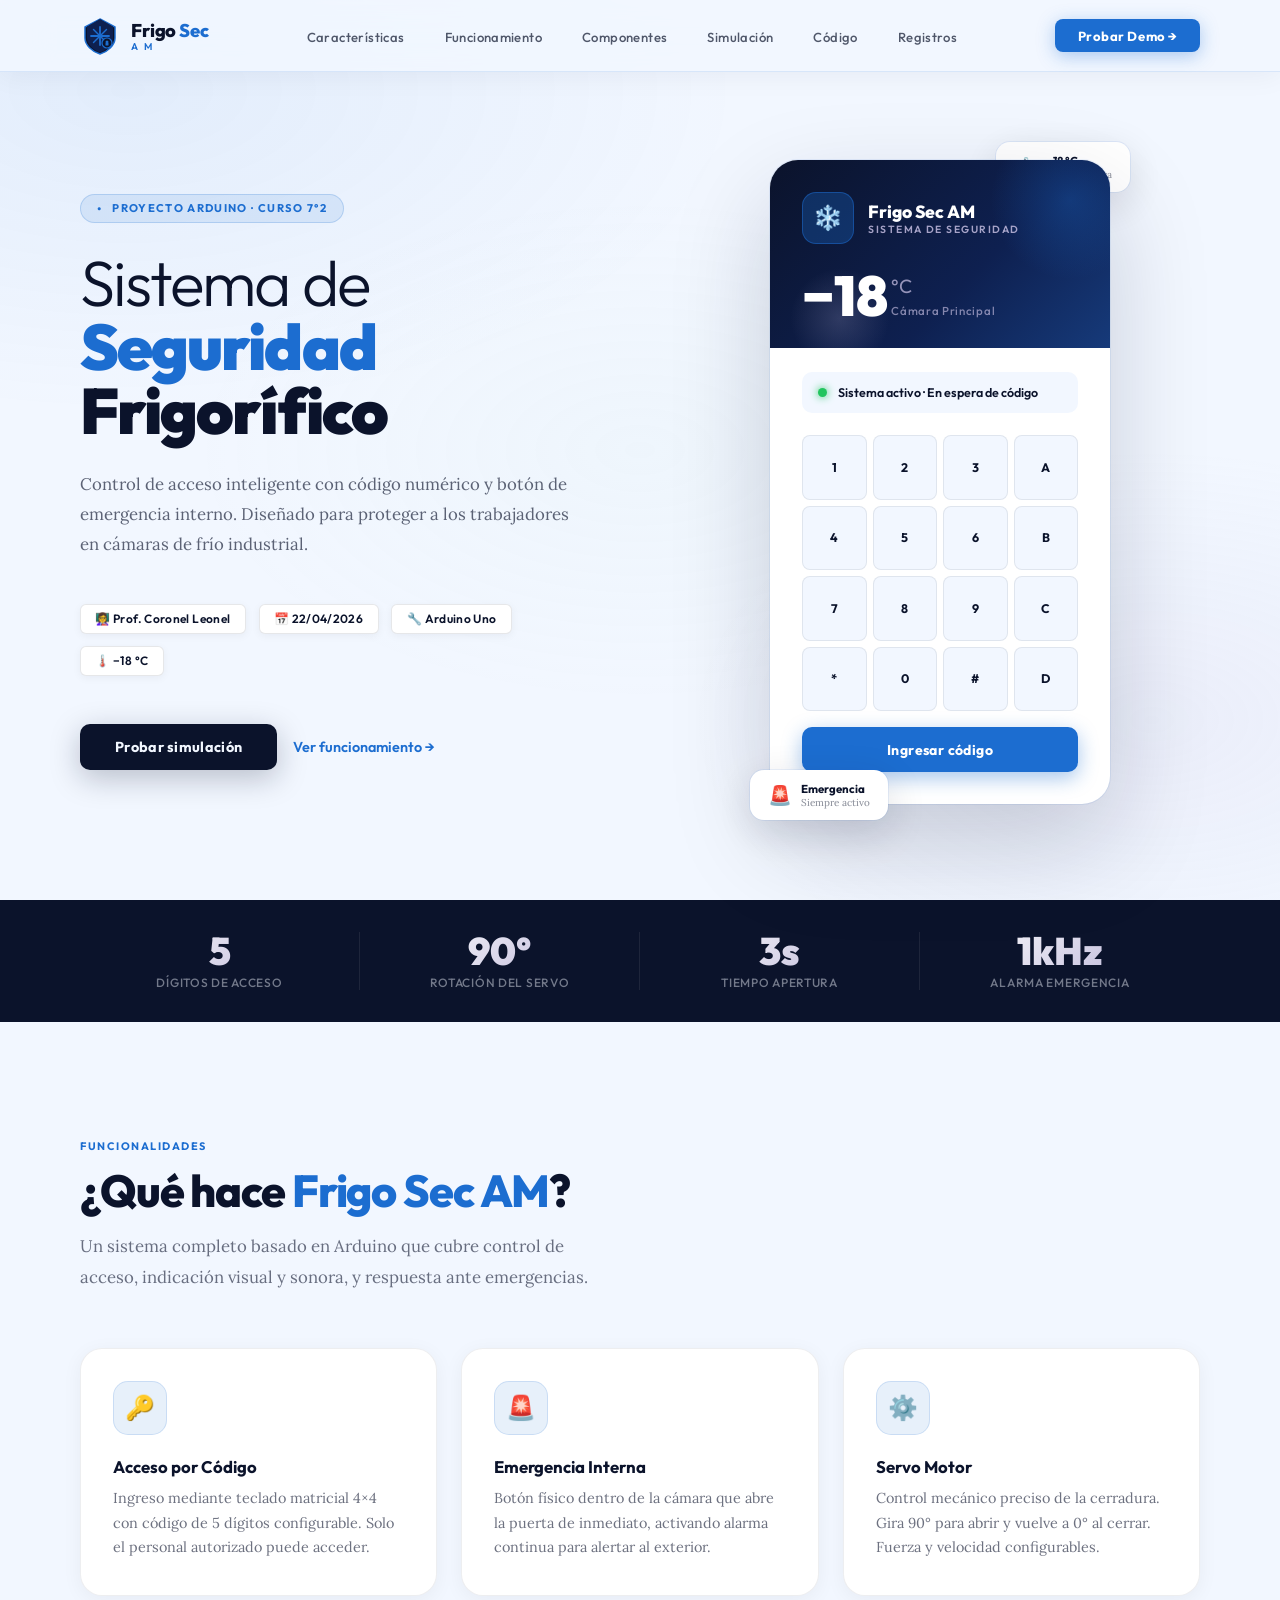
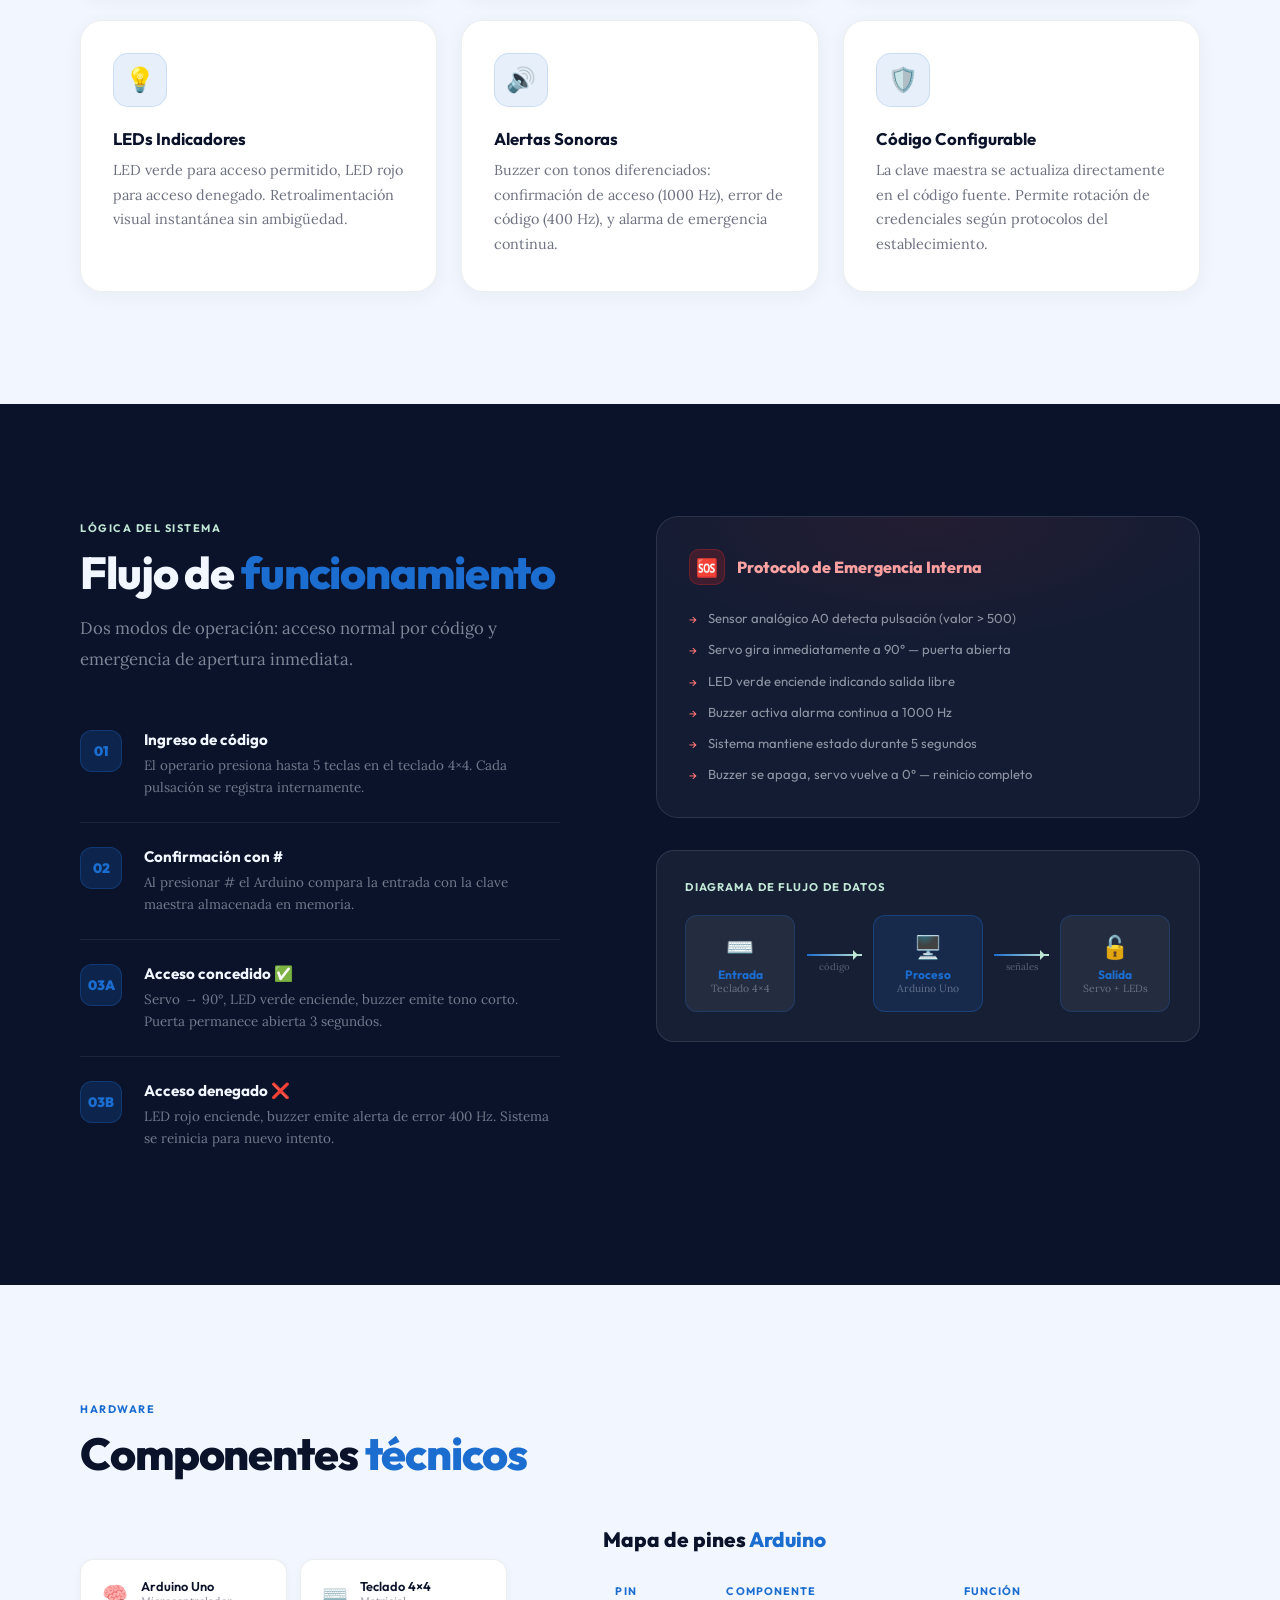
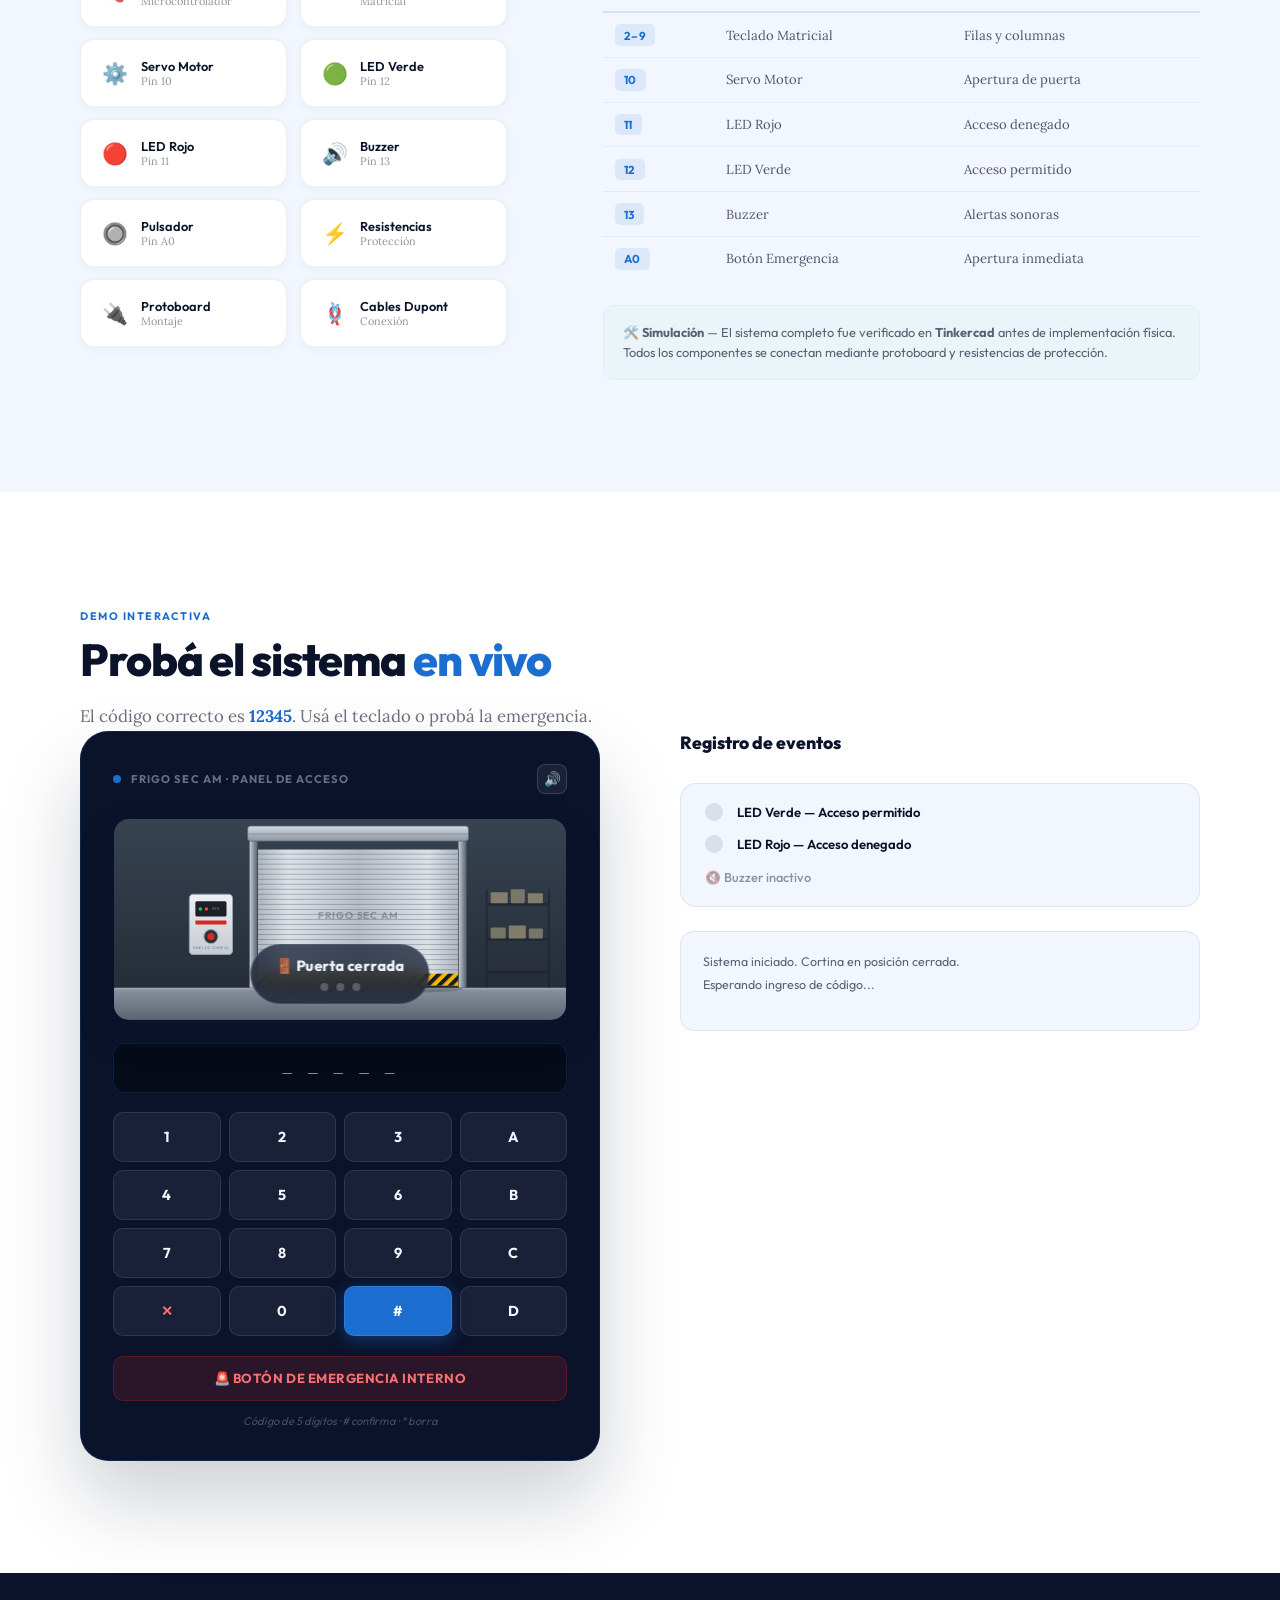
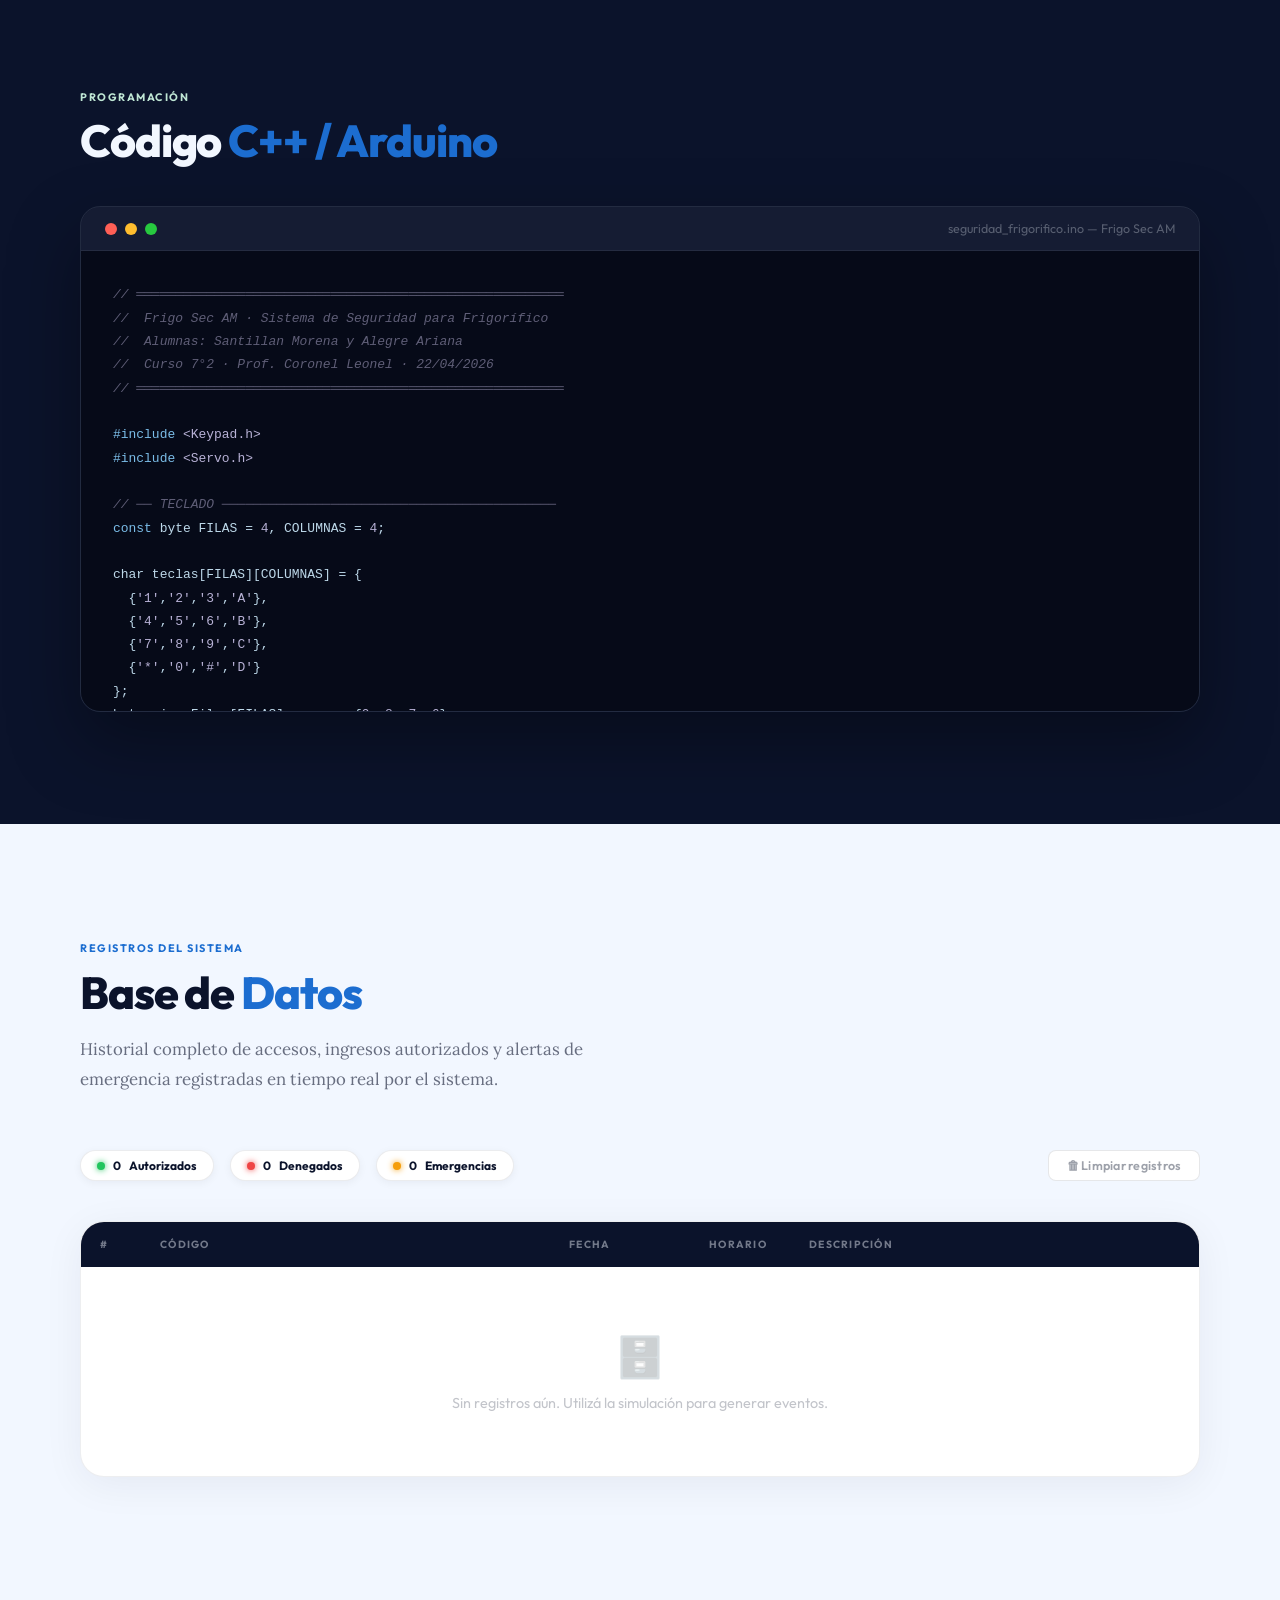
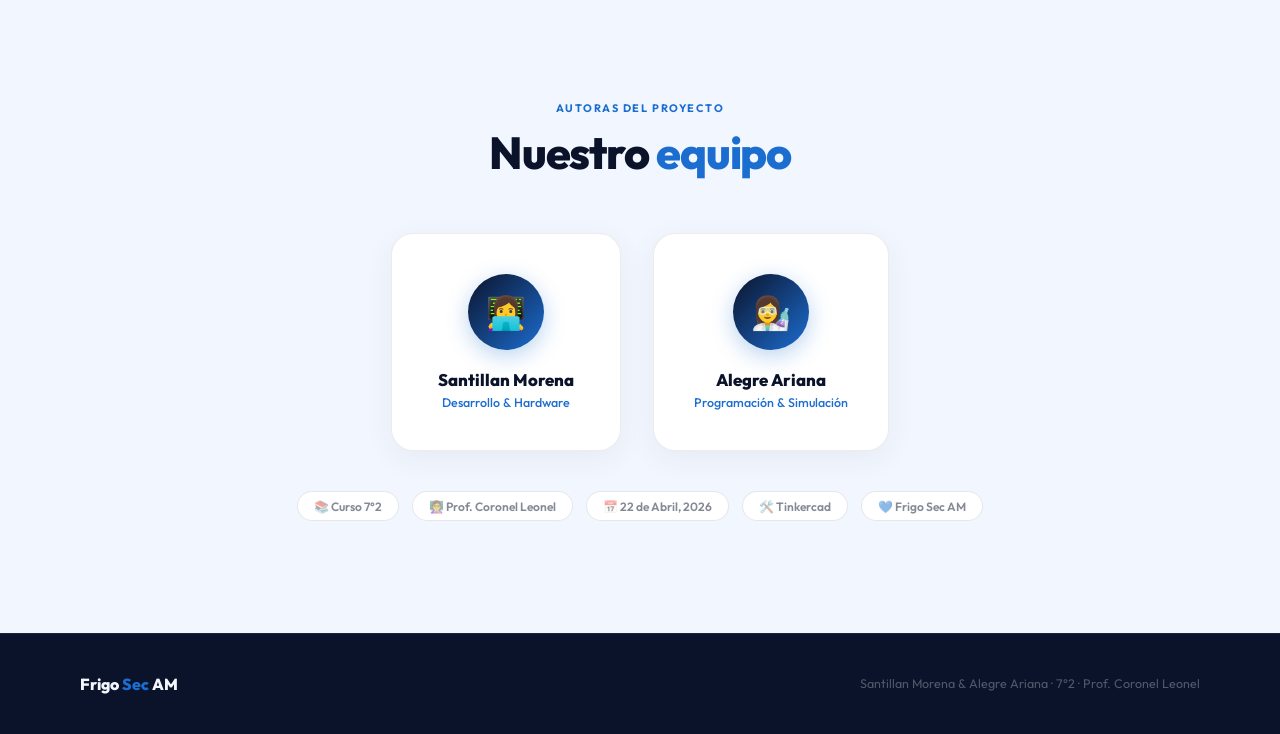
<file: index.html>
<!DOCTYPE html>
<html lang="es">
<head>
<meta charset="UTF-8">
<meta name="viewport" content="width=device-width, initial-scale=1.0">
<title>Frigo Sec AM – Sistema de Seguridad Industrial</title>
<link href="https://fonts.googleapis.com/css2?family=Outfit:wght@300;400;500;600;700;800;900&family=Lora:ital,wght@0,400;0,600;1,400&display=swap" rel="stylesheet">
<link rel="stylesheet" href="styles.css">
</head>
<body>

<!-- PARTICLES -->
<div class="frost-wrap" id="frostWrap"></div>

<!-- NAV -->
<nav>
  <a href="#" class="nav-brand">
    <!-- Inline SVG logo simplified from the uploaded logo -->
    <svg class="nav-logo-svg" viewBox="0 0 40 40" fill="none" xmlns="http://www.w3.org/2000/svg">
      <path d="M20 3L35 11V22C35 29 28 35.5 20 38C12 35.5 5 29 5 22V11L20 3Z" fill="#0B132B" stroke="#1C6DD0" stroke-width="1.5"/>
      <path d="M20 3L33 10.5V22C33 28 27 34 20 36.5C13 34 7 28 7 22V10.5L20 3Z" fill="#0E2050"/>
      <line x1="20" y1="11" x2="20" y2="29" stroke="#1C6DD0" stroke-width="1.8" stroke-linecap="round"/>
      <line x1="11" y1="20" x2="29" y2="20" stroke="#1C6DD0" stroke-width="1.8" stroke-linecap="round"/>
      <line x1="13.5" y1="13.5" x2="26.5" y2="26.5" stroke="#1C6DD0" stroke-width="1.4" stroke-linecap="round"/>
      <line x1="26.5" y1="13.5" x2="13.5" y2="26.5" stroke="#1C6DD0" stroke-width="1.4" stroke-linecap="round"/>
      <circle cx="27" cy="27" r="5" fill="#0B132B" stroke="#1C6DD0" stroke-width="1.2"/>
      <circle cx="27" cy="26" r="1.5" fill="#1C6DD0"/>
      <rect x="25.5" y="27" width="3" height="2.5" rx="0.5" fill="#1C6DD0"/>
    </svg>
    <div>
      <div class="nav-brand-text">Frigo<span> Sec</span></div>
      <span class="nav-brand-sub">A M</span>
    </div>
  </a>
  <ul class="nav-links">
    <li><a href="#features">Características</a></li>
    <li><a href="#howto">Funcionamiento</a></li>
    <li><a href="#components">Componentes</a></li>
    <li><a href="#sim">Simulación</a></li>
    <li><a href="#code">Código</a></li>
    <li><a href="#registros">Registros</a></li>
  </ul>
  <a href="#sim" class="nav-cta">Probar Demo →</a>
</nav>

<div class="content">

<!-- HERO -->
<div class="hero" id="inicio">
  <div>
    <div class="hero-eyebrow">Proyecto Arduino · Curso 7°2</div>
    <h1>
      <span class="thin">Sistema de</span><br>
      <span class="accent">Seguridad</span><br>
      Frigorífico
    </h1>
    <p class="hero-desc">Control de acceso inteligente con código numérico y botón de emergencia interno. Diseñado para proteger a los trabajadores en cámaras de frío industrial.</p>
    <div class="hero-chips">
      <span class="chip">👩‍🏫 Prof. Coronel Leonel</span>
      <span class="chip">📅 22/04/2026</span>
      <span class="chip">🔧 Arduino Uno</span>
      <span class="chip">🌡️ −18 °C</span>
    </div>
    <div class="hero-actions">
      <a href="#sim" class="btn-solid">Probar simulación</a>
      <a href="#howto" class="btn-ghost">Ver funcionamiento →</a>
    </div>
  </div>
  <div class="hero-visual">
    <div style="position:relative;">
      <div class="float-badge fb-top">
        <span class="fb-icon">🌡️</span>
        <div><div class="fb-text">−18 °C</div><div class="fb-sub">Cámara activa</div></div>
      </div>
      <div class="hero-card">
        <div class="hero-card-header">
          <div class="card-logo-area">
            <div class="card-logo-icon">❄️</div>
            <div>
              <div class="card-brand">Frigo Sec AM</div>
              <div class="card-sub">Sistema de seguridad</div>
            </div>
          </div>
          <div class="temp-display">
            <div class="temp-big">−18</div>
            <div style="display:flex;flex-direction:column;justify-content:flex-end;padding-bottom:0.4rem;">
              <div class="temp-unit">°C</div>
              <div class="temp-label">Cámara Principal</div>
            </div>
          </div>
        </div>
        <div class="hero-card-body">
          <div class="status-row">
            <div class="status-dot-sm"></div>
            <span class="status-text">Sistema activo · En espera de código</span>
          </div>
          <div class="keypad-mini" id="heroKp"></div>
          <button class="card-btn" onclick="sndGranted(); this.classList.add('granted'); this.textContent='✅ Acceso concedido'; setTimeout(()=>{this.classList.remove('granted'); this.textContent='Ingresar código'},2000)">Ingresar código</button>
        </div>
      </div>
      <div class="float-badge fb-bot">
        <span class="fb-icon">🚨</span>
        <div><div class="fb-text">Emergencia</div><div class="fb-sub">Siempre activo</div></div>
      </div>
    </div>
  </div>
</div>

<!-- STATS -->
<div class="stats-bar">
  <div class="stats-inner">
    <div class="stat-item"><div class="stat-num">5</div><div class="stat-label">Dígitos de acceso</div></div>
    <div class="stat-item"><div class="stat-num">90°</div><div class="stat-label">Rotación del servo</div></div>
    <div class="stat-item"><div class="stat-num">3s</div><div class="stat-label">Tiempo apertura</div></div>
    <div class="stat-item"><div class="stat-num">1kHz</div><div class="stat-label">Alarma emergencia</div></div>
  </div>
</div>

<!-- FEATURES -->
<div class="section" id="features">
  <div class="section-tag reveal">Funcionalidades</div>
  <h2 class="section-title reveal">¿Qué hace <span class="accent">Frigo Sec AM</span>?</h2>
  <p class="section-lead reveal">Un sistema completo basado en Arduino que cubre control de acceso, indicación visual y sonora, y respuesta ante emergencias.</p>
  <div class="feat-grid">
    <div class="feat-card reveal">
      <div class="feat-icon">🔑</div>
      <h3>Acceso por Código</h3>
      <p>Ingreso mediante teclado matricial 4×4 con código de 5 dígitos configurable. Solo el personal autorizado puede acceder.</p>
    </div>
    <div class="feat-card reveal reveal-delay-1">
      <div class="feat-icon">🚨</div>
      <h3>Emergencia Interna</h3>
      <p>Botón físico dentro de la cámara que abre la puerta de inmediato, activando alarma continua para alertar al exterior.</p>
    </div>
    <div class="feat-card reveal reveal-delay-2">
      <div class="feat-icon">⚙️</div>
      <h3>Servo Motor</h3>
      <p>Control mecánico preciso de la cerradura. Gira 90° para abrir y vuelve a 0° al cerrar. Fuerza y velocidad configurables.</p>
    </div>
    <div class="feat-card reveal">
      <div class="feat-icon">💡</div>
      <h3>LEDs Indicadores</h3>
      <p>LED verde para acceso permitido, LED rojo para acceso denegado. Retroalimentación visual instantánea sin ambigüedad.</p>
    </div>
    <div class="feat-card reveal reveal-delay-1">
      <div class="feat-icon">🔊</div>
      <h3>Alertas Sonoras</h3>
      <p>Buzzer con tonos diferenciados: confirmación de acceso (1000 Hz), error de código (400 Hz), y alarma de emergencia continua.</p>
    </div>
    <div class="feat-card reveal reveal-delay-2">
      <div class="feat-icon">🛡️</div>
      <h3>Código Configurable</h3>
      <p>La clave maestra se actualiza directamente en el código fuente. Permite rotación de credenciales según protocolos del establecimiento.</p>
    </div>
  </div>
</div>

<!-- HOW IT WORKS -->
<div class="how-section" id="howto">
  <div class="how-inner">
    <div class="how-grid">
      <div>
        <div class="section-tag reveal">Lógica del sistema</div>
        <h2 class="section-title reveal">Flujo de <span class="accent">funcionamiento</span></h2>
        <p class="section-lead reveal">Dos modos de operación: acceso normal por código y emergencia de apertura inmediata.</p>
        <div class="steps" style="margin-top:2rem;">
          <div class="step reveal">
            <div class="step-num">01</div>
            <div>
              <h4>Ingreso de código</h4>
              <p>El operario presiona hasta 5 teclas en el teclado 4×4. Cada pulsación se registra internamente.</p>
            </div>
          </div>
          <div class="step reveal">
            <div class="step-num">02</div>
            <div>
              <h4>Confirmación con #</h4>
              <p>Al presionar # el Arduino compara la entrada con la clave maestra almacenada en memoria.</p>
            </div>
          </div>
          <div class="step reveal">
            <div class="step-num">03A</div>
            <div>
              <h4>Acceso concedido ✅</h4>
              <p>Servo → 90°, LED verde enciende, buzzer emite tono corto. Puerta permanece abierta 3 segundos.</p>
            </div>
          </div>
          <div class="step reveal">
            <div class="step-num">03B</div>
            <div>
              <h4>Acceso denegado ❌</h4>
              <p>LED rojo enciende, buzzer emite alerta de error 400 Hz. Sistema se reinicia para nuevo intento.</p>
            </div>
          </div>
        </div>
      </div>
      <div>
        <div class="emergency-panel reveal">
          <div class="ep-header">
            <div class="ep-badge">🆘</div>
            <div class="ep-title">Protocolo de Emergencia Interna</div>
          </div>
          <div class="ep-steps">
            <div class="ep-step"><span class="ep-arrow">→</span> Sensor analógico A0 detecta pulsación (valor > 500)</div>
            <div class="ep-step"><span class="ep-arrow">→</span> Servo gira inmediatamente a 90° — puerta abierta</div>
            <div class="ep-step"><span class="ep-arrow">→</span> LED verde enciende indicando salida libre</div>
            <div class="ep-step"><span class="ep-arrow">→</span> Buzzer activa alarma continua a 1000 Hz</div>
            <div class="ep-step"><span class="ep-arrow">→</span> Sistema mantiene estado durante 5 segundos</div>
            <div class="ep-step"><span class="ep-arrow">→</span> Buzzer se apaga, servo vuelve a 0° — reinicio completo</div>
          </div>
        </div>

        <!-- DFD -->
        <div style="margin-top:2rem; background:rgba(242,247,255,0.05); border:1px solid rgba(242,247,255,0.1); border-radius:18px; padding:1.8rem;" class="reveal">
          <div style="font-family:var(--font-head);font-size:0.7rem;font-weight:700;letter-spacing:0.1em;text-transform:uppercase;color:var(--mint);margin-bottom:1.3rem;">Diagrama de Flujo de Datos</div>
          <div style="display:flex;align-items:center;justify-content:center;gap:0;overflow-x:auto;">
            <div style="text-align:center;background:rgba(242,247,255,0.06);border:1px solid rgba(28,109,208,0.25);border-radius:12px;padding:1rem 1.2rem;min-width:110px;">
              <div style="font-size:1.4rem;margin-bottom:0.4rem;">⌨️</div>
              <div style="font-family:var(--font-head);font-weight:700;font-size:0.75rem;color:var(--glacier);">Entrada</div>
              <div style="font-size:0.65rem;color:rgba(242,247,255,0.35);">Teclado 4×4</div>
            </div>
            <div style="display:flex;flex-direction:column;align-items:center;padding:0 0.7rem;">
              <div style="width:55px;height:2px;background:linear-gradient(90deg,#1C6DD0,#BFE6D4);position:relative;">
                <div style="position:absolute;right:-1px;top:-4px;border:5px solid transparent;border-left-color:#BFE6D4;"></div>
              </div>
              <div style="font-size:0.6rem;color:rgba(242,247,255,0.3);margin-top:0.3rem;">código</div>
            </div>
            <div style="text-align:center;background:rgba(28,109,208,0.15);border:1px solid rgba(28,109,208,0.35);border-radius:12px;padding:1rem 1.2rem;min-width:110px;">
              <div style="font-size:1.4rem;margin-bottom:0.4rem;">🖥️</div>
              <div style="font-family:var(--font-head);font-weight:700;font-size:0.75rem;color:var(--glacier);">Proceso</div>
              <div style="font-size:0.65rem;color:rgba(242,247,255,0.35);">Arduino Uno</div>
            </div>
            <div style="display:flex;flex-direction:column;align-items:center;padding:0 0.7rem;">
              <div style="width:55px;height:2px;background:linear-gradient(90deg,#1C6DD0,#BFE6D4);position:relative;">
                <div style="position:absolute;right:-1px;top:-4px;border:5px solid transparent;border-left-color:#BFE6D4;"></div>
              </div>
              <div style="font-size:0.6rem;color:rgba(242,247,255,0.3);margin-top:0.3rem;">señales</div>
            </div>
            <div style="text-align:center;background:rgba(242,247,255,0.06);border:1px solid rgba(28,109,208,0.25);border-radius:12px;padding:1rem 1.2rem;min-width:110px;">
              <div style="font-size:1.4rem;margin-bottom:0.4rem;">🔓</div>
              <div style="font-family:var(--font-head);font-weight:700;font-size:0.75rem;color:var(--glacier);">Salida</div>
              <div style="font-size:0.65rem;color:rgba(242,247,255,0.35);">Servo + LEDs</div>
            </div>
          </div>
        </div>
      </div>
    </div>
  </div>
</div>

<!-- COMPONENTS -->
<div class="comp-section" id="components">
  <div class="comp-inner">
    <div class="section-tag reveal">Hardware</div>
    <h2 class="section-title reveal">Componentes <span class="accent">técnicos</span></h2>
    <div class="comp-layout" style="margin-top:3rem;">
      <div class="comp-grid reveal">
        <div class="comp-tile"><span>🧠</span><div><div class="comp-tile-text">Arduino Uno</div><div class="comp-tile-sub">Microcontrolador</div></div></div>
        <div class="comp-tile"><span>⌨️</span><div><div class="comp-tile-text">Teclado 4×4</div><div class="comp-tile-sub">Matricial</div></div></div>
        <div class="comp-tile"><span>⚙️</span><div><div class="comp-tile-text">Servo Motor</div><div class="comp-tile-sub">Pin 10</div></div></div>
        <div class="comp-tile"><span>🟢</span><div><div class="comp-tile-text">LED Verde</div><div class="comp-tile-sub">Pin 12</div></div></div>
        <div class="comp-tile"><span>🔴</span><div><div class="comp-tile-text">LED Rojo</div><div class="comp-tile-sub">Pin 11</div></div></div>
        <div class="comp-tile"><span>🔊</span><div><div class="comp-tile-text">Buzzer</div><div class="comp-tile-sub">Pin 13</div></div></div>
        <div class="comp-tile"><span>🔘</span><div><div class="comp-tile-text">Pulsador</div><div class="comp-tile-sub">Pin A0</div></div></div>
        <div class="comp-tile"><span>⚡</span><div><div class="comp-tile-text">Resistencias</div><div class="comp-tile-sub">Protección</div></div></div>
        <div class="comp-tile"><span>🔌</span><div><div class="comp-tile-text">Protoboard</div><div class="comp-tile-sub">Montaje</div></div></div>
        <div class="comp-tile"><span>🪢</span><div><div class="comp-tile-text">Cables Dupont</div><div class="comp-tile-sub">Conexión</div></div></div>
      </div>
      <div class="reveal">
        <h3 style="font-family:var(--font-head);font-weight:800;font-size:1.3rem;color:var(--polar);margin-bottom:1.5rem;">Mapa de pines <span style="color:var(--glacier)">Arduino</span></h3>
        <table class="pin-table">
          <thead><tr><th>Pin</th><th>Componente</th><th>Función</th></tr></thead>
          <tbody>
            <tr><td><span class="pin-tag">2–9</span></td><td>Teclado Matricial</td><td>Filas y columnas</td></tr>
            <tr><td><span class="pin-tag">10</span></td><td>Servo Motor</td><td>Apertura de puerta</td></tr>
            <tr><td><span class="pin-tag">11</span></td><td>LED Rojo</td><td>Acceso denegado</td></tr>
            <tr><td><span class="pin-tag">12</span></td><td>LED Verde</td><td>Acceso permitido</td></tr>
            <tr><td><span class="pin-tag">13</span></td><td>Buzzer</td><td>Alertas sonoras</td></tr>
            <tr><td><span class="pin-tag">A0</span></td><td>Botón Emergencia</td><td>Apertura inmediata</td></tr>
          </tbody>
        </table>
        <div style="margin-top:1.5rem;padding:1rem 1.2rem;background:rgba(191,230,212,0.15);border:1px solid rgba(191,230,212,0.3);border-radius:12px;font-family:var(--font-head);font-size:0.8rem;color:rgba(11,19,43,0.65);line-height:1.6;">
          🛠️ <strong>Simulación</strong> — El sistema completo fue verificado en <strong>Tinkercad</strong> antes de implementación física. Todos los componentes se conectan mediante protoboard y resistencias de protección.
        </div>
      </div>
    </div>
  </div>
</div>

<!-- SIMULATION -->
<div class="sim-section" id="sim">
  <div class="sim-inner">
    <div class="section-tag reveal">Demo interactiva</div>
    <h2 class="section-title reveal">Probá el sistema <span class="accent">en vivo</span></h2>
    <p class="section-lead reveal" style="margin-bottom:0;">El código correcto es <strong style="color:var(--glacier)">12345</strong>. Usá el teclado o probá la emergencia.</p>

    <div class="sim-layout">
      <!-- Device: puerta + teclado juntos en una sola tarjeta -->
      <div class="sim-device reveal">
        <div class="sim-brand-row">
          <div class="sim-brand-dot"></div>
          <span class="sim-brand-label">Frigo Sec AM · Panel de acceso</span>
          <button id="soundToggle" class="sound-toggle" type="button" onclick="toggleSound()" title="Silenciar / activar sonido">🔊</button>
        </div>

        <!-- ESCENA: puerta rápida enrollable de cámara fría -->
        <div class="door-scene" id="doorScene">
      <svg viewBox="0 0 900 400" class="door-scene-svg" aria-hidden="true" preserveAspectRatio="xMidYMax meet">
        <defs>
          <linearGradient id="wallGrad" x1="0" y1="0" x2="0" y2="1">
            <stop offset="0" stop-color="#3A4756"/><stop offset="1" stop-color="#232C36"/>
          </linearGradient>
          <linearGradient id="floorGrad" x1="0" y1="0" x2="0" y2="1">
            <stop offset="0" stop-color="#8A93A0"/><stop offset="1" stop-color="#5B6472"/>
          </linearGradient>
          <linearGradient id="railGrad" x1="0" y1="0" x2="1" y2="0">
            <stop offset="0" stop-color="#C7CDD6"/><stop offset="0.5" stop-color="#8A93A0"/><stop offset="1" stop-color="#575F6B"/>
          </linearGradient>
          <linearGradient id="housingGrad" x1="0" y1="0" x2="0" y2="1">
            <stop offset="0" stop-color="#D6DBE2"/><stop offset="1" stop-color="#8A93A0"/>
          </linearGradient>
          <linearGradient id="curtainGrad" x1="0" y1="0" x2="1" y2="0">
            <stop offset="0" stop-color="#AEB6C0"/><stop offset="0.15" stop-color="#DCE1E7"/><stop offset="0.5" stop-color="#B7BEC8"/><stop offset="0.85" stop-color="#DCE1E7"/><stop offset="1" stop-color="#AEB6C0"/>
          </linearGradient>
          <radialGradient id="chamberGrad" cx="50%" cy="25%" r="85%">
            <stop offset="0" stop-color="#16324F"/><stop offset="100%" stop-color="#050B14"/>
          </radialGradient>
          <linearGradient id="panelGrad" x1="0" y1="0" x2="0" y2="1">
            <stop offset="0" stop-color="#EDEFF2"/><stop offset="1" stop-color="#C6CBD2"/>
          </linearGradient>
          <pattern id="hazardStripes" width="16" height="16" patternTransform="rotate(45)" patternUnits="userSpaceOnUse">
            <rect width="16" height="16" fill="#F5B700"/><rect width="8" height="16" fill="#181B20"/>
          </pattern>
          <clipPath id="doorClip"><rect x="286" y="60" width="400" height="272"/></clipPath>
        </defs>

        <!-- pared -->
        <rect x="0" y="0" width="900" height="400" fill="url(#wallGrad)"/>
        <rect x="0" y="0" width="900" height="400" fill="#000" opacity="0.06"/>
        <!-- piso -->
        <rect x="0" y="336" width="900" height="64" fill="url(#floorGrad)"/>
        <rect x="0" y="336" width="900" height="4" fill="rgba(255,255,255,0.15)"/>

        <!-- estantería de fondo, decorativa -->
        <g opacity="0.55">
          <line x1="742" y1="140" x2="742" y2="336" stroke="#1B2027" stroke-width="4"/>
          <line x1="866" y1="140" x2="866" y2="336" stroke="#1B2027" stroke-width="4"/>
          <line x1="742" y1="170" x2="866" y2="170" stroke="#1B2027" stroke-width="5"/>
          <line x1="742" y1="240" x2="866" y2="240" stroke="#1B2027" stroke-width="5"/>
          <line x1="742" y1="305" x2="866" y2="305" stroke="#1B2027" stroke-width="5"/>
          <rect x="750" y="146" width="34" height="22" rx="2" fill="#C9B78C"/>
          <rect x="790" y="140" width="28" height="28" rx="2" fill="#B7A98A"/>
          <rect x="824" y="148" width="30" height="20" rx="2" fill="#C9B78C"/>
          <rect x="750" y="216" width="30" height="22" rx="2" fill="#B7A98A"/>
          <rect x="786" y="212" width="34" height="26" rx="2" fill="#C9B78C"/>
          <rect x="826" y="218" width="28" height="20" rx="2" fill="#B7A98A"/>
        </g>

        <!-- panel de control mural (referencia visual) -->
        <g id="wallPanelDecor">
          <rect x="150" y="150" width="86" height="120" rx="8" fill="url(#panelGrad)" stroke="#9AA1AB" stroke-width="2"/>
          <rect x="162" y="164" width="62" height="30" rx="3" fill="#1B2027"/>
          <circle cx="172" cy="179" r="3.5" class="panel-led-green"/>
          <circle cx="184" cy="179" r="3.5" class="panel-led-red"/>
          <text x="196" y="182" font-family="var(--font-head)" font-size="8" fill="#7A828D">SYS</text>
          <rect x="162" y="202" width="62" height="8" rx="2" fill="#DC2626"/>
          <circle cx="193" cy="234" r="14" fill="#2B323C" stroke="#9AA1AB" stroke-width="2"/>
          <circle cx="193" cy="234" r="7" fill="#DC2626"/>
          <text x="193" y="258" text-anchor="middle" font-family="var(--font-head)" font-size="7" letter-spacing="0.06em" fill="#7A828D">PANEL DE CONTROL</text>
        </g>

        <!-- guías laterales de la puerta -->
        <rect x="270" y="40" width="16" height="296" rx="3" fill="url(#railGrad)"/>
        <rect x="686" y="40" width="16" height="296" rx="3" fill="url(#railGrad)"/>
        <!-- cajón del enrollador -->
        <rect x="266" y="14" width="440" height="30" rx="6" fill="url(#housingGrad)" stroke="#5B6472" stroke-width="1.5"/>
        <line x1="266" y1="30" x2="706" y2="30" stroke="#5B6472" stroke-width="1"/>

        <!-- cámara fría (se revela cuando la puerta sube) -->
        <g id="doorChamber">
          <rect x="286" y="60" width="400" height="272" fill="url(#chamberGrad)"/>
          <ellipse class="door-mist" cx="380" cy="140" rx="46" ry="18"/>
          <ellipse class="door-mist" cx="560" cy="210" rx="60" ry="22"/>
          <ellipse class="door-mist" cx="440" cy="270" rx="42" ry="16"/>
        </g>

        <!-- cortina enrollable -->
        <g clip-path="url(#doorClip)">
          <g id="doorCurtain">
            <rect x="286" y="60" width="400" height="272" fill="url(#curtainGrad)"/>
            <g class="curtain-slats" stroke="rgba(30,36,44,0.35)" stroke-width="1.5">
              <line x1="286" y1="70"  x2="686" y2="70"/><line x1="286" y1="80"  x2="686" y2="80"/>
              <line x1="286" y1="90"  x2="686" y2="90"/><line x1="286" y1="100" x2="686" y2="100"/>
              <line x1="286" y1="110" x2="686" y2="110"/><line x1="286" y1="120" x2="686" y2="120"/>
              <line x1="286" y1="130" x2="686" y2="130"/><line x1="286" y1="140" x2="686" y2="140"/>
              <line x1="286" y1="150" x2="686" y2="150"/><line x1="286" y1="160" x2="686" y2="160"/>
              <line x1="286" y1="170" x2="686" y2="170"/><line x1="286" y1="180" x2="686" y2="180"/>
              <line x1="286" y1="190" x2="686" y2="190"/><line x1="286" y1="200" x2="686" y2="200"/>
              <line x1="286" y1="210" x2="686" y2="210"/><line x1="286" y1="220" x2="686" y2="220"/>
              <line x1="286" y1="230" x2="686" y2="230"/><line x1="286" y1="240" x2="686" y2="240"/>
              <line x1="286" y1="250" x2="686" y2="250"/><line x1="286" y1="260" x2="686" y2="260"/>
              <line x1="286" y1="270" x2="686" y2="270"/><line x1="286" y1="280" x2="686" y2="280"/>
              <line x1="286" y1="290" x2="686" y2="290"/><line x1="286" y1="300" x2="686" y2="300"/>
            </g>
            <text x="486" y="200" text-anchor="middle" font-family="var(--font-head)" font-weight="700" font-size="20" letter-spacing="0.08em" fill="rgba(11,19,43,0.28)">FRIGO SEC AM</text>
            <rect x="286" y="308" width="400" height="24" fill="url(#hazardStripes)"/>
          </g>
        </g>

        <!-- overlay de bloqueo -->
        <g id="lockOverlay">
          <rect x="286" y="60" width="400" height="272" fill="url(#hazardStripes)" opacity="0.22"/>
          <g transform="translate(486,196)">
            <path d="M-22 -8 v-11 a22 22 0 0 1 44 0 v11" fill="none" stroke="#F5B700" stroke-width="8" stroke-linecap="round"/>
            <rect x="-30" y="-8" width="60" height="46" rx="8" fill="#181B20" stroke="#F5B700" stroke-width="4"/>
            <circle cx="0" cy="14" r="5.5" fill="#F5B700"/>
          </g>
        </g>

        <!-- sombra de la puerta en el piso -->
        <ellipse cx="486" cy="338" rx="210" ry="10" fill="#000" opacity="0.18"/>
      </svg>

          <div class="door-scene-caption">
            <span id="doorSt" class="closed">🚪 Puerta cerrada</span>
            <div class="attempt-dots" id="attemptDots">
              <span class="attempt-dot" id="adot1"></span>
              <span class="attempt-dot" id="adot2"></span>
              <span class="attempt-dot" id="adot3"></span>
            </div>
          </div>
        </div>

        <div class="sim-screen" id="simScreen">_ _ _ _ _</div>
        <div class="sim-kp">
          <button class="sk" onclick="sk('1')">1</button>
          <button class="sk" onclick="sk('2')">2</button>
          <button class="sk" onclick="sk('3')">3</button>
          <button class="sk" onclick="sk('A')">A</button>
          <button class="sk" onclick="sk('4')">4</button>
          <button class="sk" onclick="sk('5')">5</button>
          <button class="sk" onclick="sk('6')">6</button>
          <button class="sk" onclick="sk('B')">B</button>
          <button class="sk" onclick="sk('7')">7</button>
          <button class="sk" onclick="sk('8')">8</button>
          <button class="sk" onclick="sk('9')">9</button>
          <button class="sk" onclick="sk('C')">C</button>
          <button class="sk del" onclick="sk('*')">✕</button>
          <button class="sk" onclick="sk('0')">0</button>
          <button class="sk ok" onclick="sk('#')">#</button>
          <button class="sk" onclick="sk('D')">D</button>
        </div>
        <button class="sim-em-btn" onclick="simEmergency()">🚨 BOTÓN DE EMERGENCIA INTERNO</button>
        <p class="sim-hint-text">Código de 5 dígitos · # confirma · * borra</p>
      </div>
      <!-- Status -->
      <div class="sim-status reveal">
        <div class="sim-status-label">Registro de eventos</div>
        <div class="led-panel">
          <div class="led-row"><div class="led" id="lg"></div><span class="led-lbl">LED Verde — Acceso permitido</span></div>
          <div class="led-row"><div class="led" id="lr"></div><span class="led-lbl">LED Rojo — Acceso denegado</span></div>
          <div class="buzzer-row" id="bz">🔇 Buzzer inactivo</div>
        </div>
        <div class="log-box" id="logBox">Sistema iniciado. Cortina en posición cerrada.<br>Esperando ingreso de código...</div>
      </div>
    </div>
  </div>
</div>


<!-- CODE -->
<div class="code-section" id="code">
  <div class="code-inner">
    <div class="section-tag reveal">Programación</div>
    <h2 class="section-title reveal">Código <span class="accent">C++ / Arduino</span></h2>
    <div class="code-wrap reveal">
      <div class="code-bar">
        <span class="cdot cr"></span><span class="cdot cy"></span><span class="cdot cg"></span>
        <span class="cfile">seguridad_frigorifico.ino — Frigo Sec AM</span>
      </div>
      <div class="code-body">
<pre><span class="cm">// ═══════════════════════════════════════════════════════
//  Frigo Sec AM · Sistema de Seguridad para Frigorífico
//  Alumnas: Santillan Morena y Alegre Ariana
//  Curso 7°2 · Prof. Coronel Leonel · 22/04/2026
// ═══════════════════════════════════════════════════════</span>

<span class="kw">#include</span> <span class="str">&lt;Keypad.h&gt;</span>
<span class="kw">#include</span> <span class="str">&lt;Servo.h&gt;</span>

<span class="cm">// ── TECLADO ───────────────────────────────────────────</span>
<span class="kw">const</span> <span class="nb">byte</span> FILAS = <span class="str">4</span>, COLUMNAS = <span class="str">4</span>;

<span class="nb">char</span> teclas[FILAS][COLUMNAS] = {
  {<span class="str">'1'</span>,<span class="str">'2'</span>,<span class="str">'3'</span>,<span class="str">'A'</span>},
  {<span class="str">'4'</span>,<span class="str">'5'</span>,<span class="str">'6'</span>,<span class="str">'B'</span>},
  {<span class="str">'7'</span>,<span class="str">'8'</span>,<span class="str">'9'</span>,<span class="str">'C'</span>},
  {<span class="str">'*'</span>,<span class="str">'0'</span>,<span class="str">'#'</span>,<span class="str">'D'</span>}
};
<span class="nb">byte</span> pinesFilas[FILAS]       = {<span class="str">9, 8, 7, 6</span>};
<span class="nb">byte</span> pinesColumnas[COLUMNAS] = {<span class="str">5, 4, 3, 2</span>};

Keypad teclado = Keypad(
  makeKeymap(teclas), pinesFilas, pinesColumnas, FILAS, COLUMNAS
);

<span class="cm">// ── PINES ─────────────────────────────────────────────</span>
Servo miServo;
<span class="kw">const</span> <span class="nb">int</span> PIN_ROJO      = <span class="str">11</span>;
<span class="kw">const</span> <span class="nb">int</span> PIN_VERDE     = <span class="str">12</span>;
<span class="kw">const</span> <span class="nb">int</span> PIN_BUZZER    = <span class="str">13</span>;
<span class="kw">const</span> <span class="nb">int</span> PIN_EMERGENCIA = A0;

<span class="cm">// ── ACCESO ────────────────────────────────────────────</span>
<span class="nb">char</span> claveMaestra[] = <span class="str">"12345"</span>;
<span class="nb">char</span> claveIngresada[<span class="str">6</span>];
<span class="nb">byte</span> indice = <span class="str">0</span>;

<span class="fn">void</span> setup() {
  miServo.attach(<span class="str">10</span>);
  miServo.write(<span class="str">0</span>);  <span class="cm">// Cerradura trabada</span>
  pinMode(PIN_ROJO,       OUTPUT);
  pinMode(PIN_VERDE,      OUTPUT);
  pinMode(PIN_BUZZER,     OUTPUT);
  pinMode(PIN_EMERGENCIA, INPUT);
  digitalWrite(PIN_ROJO,  LOW);
  digitalWrite(PIN_VERDE, LOW);
}

<span class="fn">void</span> loop() {

  <span class="cm">// 🚨 EMERGENCIA — prioridad máxima ────────────────────</span>
  <span class="kw">if</span> (analogRead(PIN_EMERGENCIA) > <span class="str">500</span>) {
    digitalWrite(PIN_VERDE, HIGH);
    tone(PIN_BUZZER, <span class="str">1000</span>);   <span class="cm">// Alarma continua</span>
    miServo.write(<span class="str">90</span>);         <span class="cm">// Abre puerta</span>
    delay(<span class="str">5000</span>);
    noTone(PIN_BUZZER);
    miServo.write(<span class="str">0</span>);
    digitalWrite(PIN_VERDE, LOW);
    <span class="kw">return</span>;
  }

  <span class="cm">// 🔐 ACCESO NORMAL ────────────────────────────────────</span>
  <span class="nb">char</span> tecla = teclado.getKey();
  <span class="kw">if</span> (!tecla) <span class="kw">return</span>;

  <span class="kw">if</span> (tecla == <span class="str">'*'</span>) {          <span class="cm">// Borrar</span>
    indice = <span class="str">0</span>;
    memset(claveIngresada, <span class="str">0</span>, <span class="kw">sizeof</span>(claveIngresada));
    <span class="kw">return</span>;
  }

  <span class="kw">if</span> (tecla != <span class="str">'#'</span> && indice < <span class="str">5</span>) {
    claveIngresada[indice++] = tecla;
    <span class="kw">return</span>;
  }

  <span class="kw">if</span> (tecla == <span class="str">'#'</span>) {
    claveIngresada[indice] = <span class="str">'\0'</span>;

    <span class="kw">if</span> (strcmp(claveIngresada, claveMaestra) == <span class="str">0</span>) {
      <span class="cm">// ✅ Correcto</span>
      digitalWrite(PIN_VERDE, HIGH);
      tone(PIN_BUZZER, <span class="str">1000</span>); delay(<span class="str">200</span>); noTone(PIN_BUZZER);
      miServo.write(<span class="str">90</span>);
      delay(<span class="str">3000</span>);
      miServo.write(<span class="str">0</span>);
      digitalWrite(PIN_VERDE, LOW);
    } <span class="kw">else</span> {
      <span class="cm">// ❌ Incorrecto</span>
      digitalWrite(PIN_ROJO, HIGH);
      tone(PIN_BUZZER, <span class="str">400</span>); delay(<span class="str">500</span>); noTone(PIN_BUZZER);
      delay(<span class="str">1000</span>);
      digitalWrite(PIN_ROJO, LOW);
    }

    indice = <span class="str">0</span>;
    memset(claveIngresada, <span class="str">0</span>, <span class="kw">sizeof</span>(claveIngresada));
  }
}</pre>
      </div>
    </div>
  </div>
</div>

<!-- DATABASE -->
<div class="db-section" id="registros">
  <div class="db-inner">
    <div class="section-tag reveal">Registros del Sistema</div>
    <h2 class="section-title reveal">Base de <span class="accent">Datos</span></h2>
    <p class="section-lead reveal">Historial completo de accesos, ingresos autorizados y alertas de emergencia registradas en tiempo real por el sistema.</p>

    <div class="db-header-row reveal">
      <div class="db-stats-mini">
        <div class="db-stat-pill"><span class="dot dot-green"></span><span id="countOk">0</span> Autorizados</div>
        <div class="db-stat-pill"><span class="dot dot-red"></span><span id="countFail">0</span> Denegados</div>
        <div class="db-stat-pill"><span class="dot dot-orange"></span><span id="countEm">0</span> Emergencias</div>
      </div>
      <button class="db-clear-btn" onclick="clearDB()">🗑 Limpiar registros</button>
    </div>

    <div class="db-table-wrap reveal">
      <div class="db-table-head">
        <div class="db-th">#</div>
        <div class="db-th">Código</div>
        <div class="db-th">Fecha</div>
        <div class="db-th">Horario</div>
        <div class="db-th">Descripción</div>
      </div>
      <div class="db-body" id="dbBody">
        <div class="db-empty" id="dbEmpty">
          <div class="db-empty-icon">🗄️</div>
          Sin registros aún. Utilizá la simulación para generar eventos.
        </div>
      </div>
    </div>
  </div>
</div>

<!-- TEAM -->

<div class="team-section" id="equipo">
  <div class="section-tag reveal" style="display:block;">Autoras del proyecto</div>
  <h2 class="section-title reveal" style="display:block;">Nuestro <span class="accent">equipo</span></h2>
  <div class="team-grid">
    <div class="team-card reveal">
      <div class="avatar">👩‍💻</div>
      <div class="tname">Santillan Morena</div>
      <div class="trole">Desarrollo & Hardware</div>
    </div>
    <div class="team-card reveal reveal-delay-1">
      <div class="avatar">👩‍🔬</div>
      <div class="tname">Alegre Ariana</div>
      <div class="trole">Programación & Simulación</div>
    </div>
  </div>
  <div class="info-pills">
    <span class="info-pill">📚 Curso 7°2</span>
    <span class="info-pill">👩‍🏫 Prof. Coronel Leonel</span>
    <span class="info-pill">📅 22 de Abril, 2026</span>
    <span class="info-pill">🛠️ Tinkercad</span>
    <span class="info-pill">💙 Frigo Sec AM</span>
  </div>
</div>

</div><!-- /content -->

<footer>
  <div class="foot-brand">Frigo<span> Sec</span> AM</div>
  <div class="foot-info">Santillan Morena & Alegre Ariana · 7°2 · Prof. Coronel Leonel</div>
</footer>

<script src="script.js"></script>
</body>
</html>
</file>
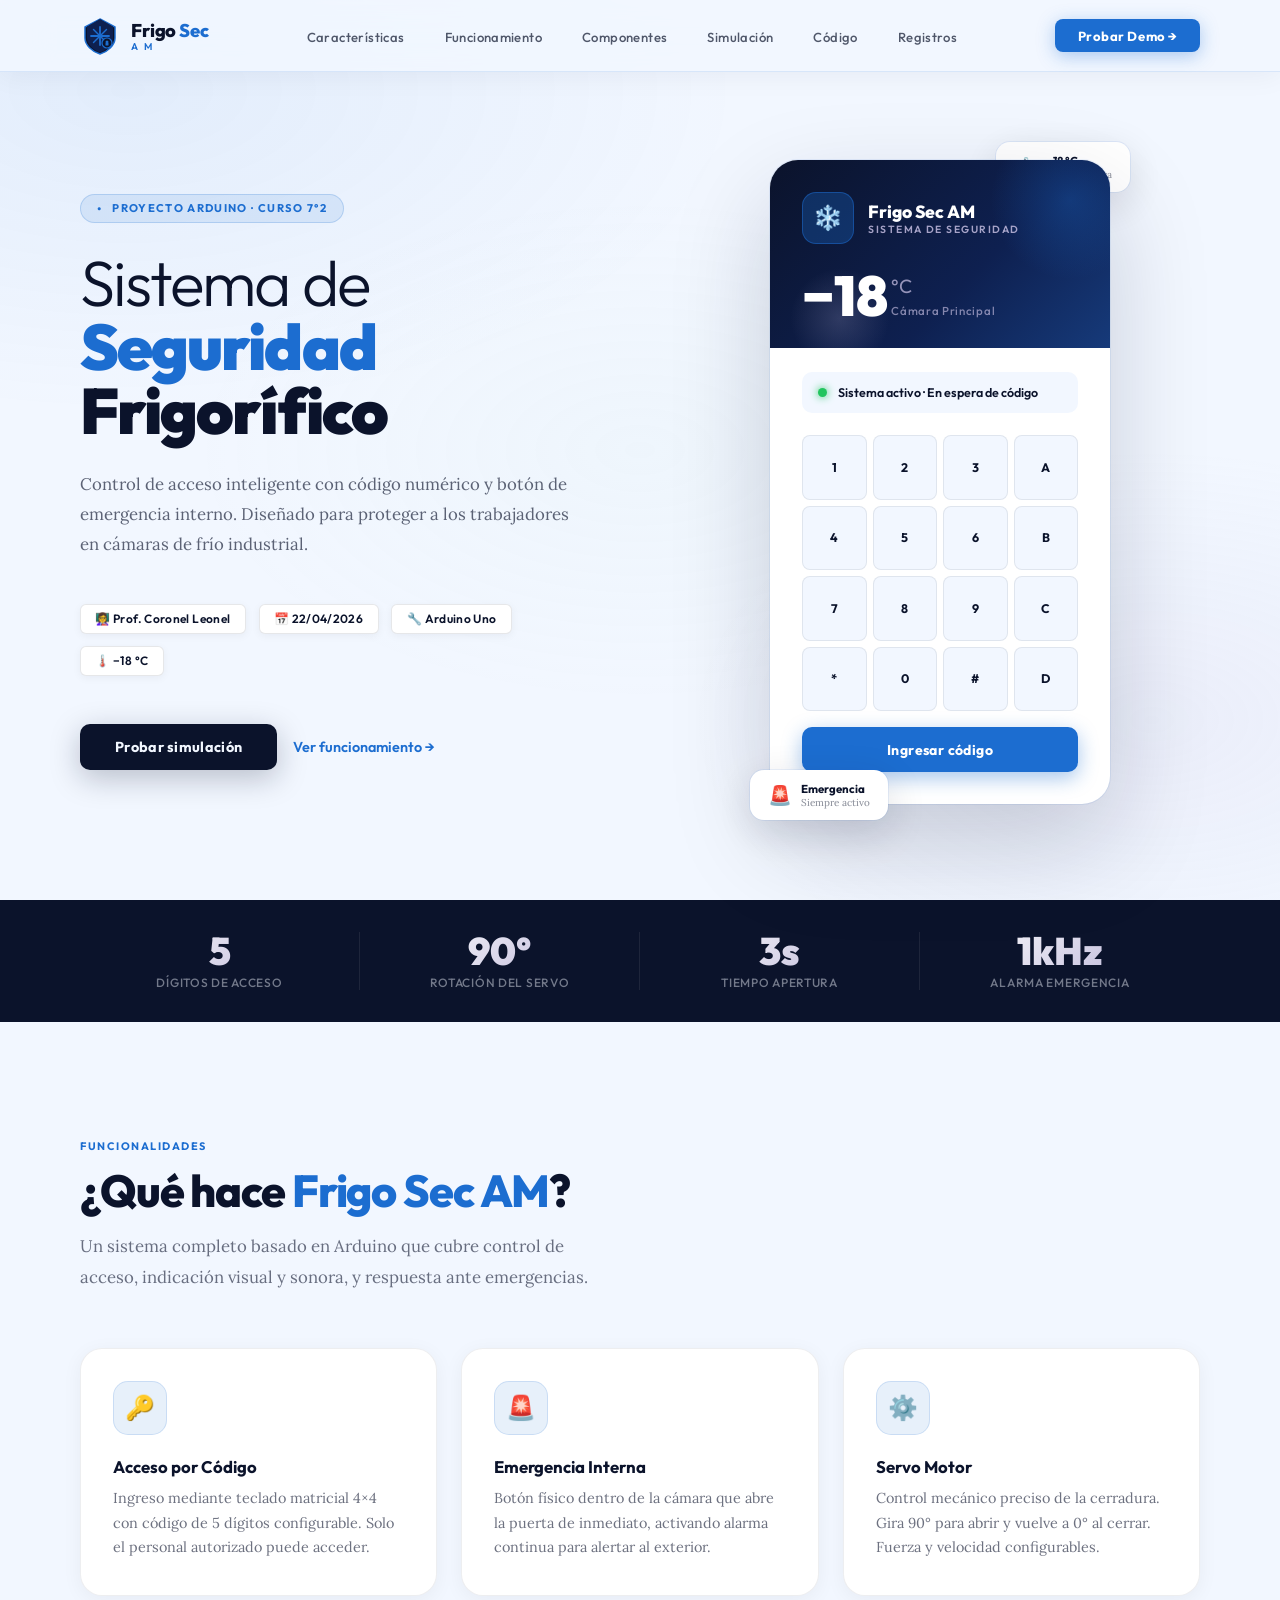
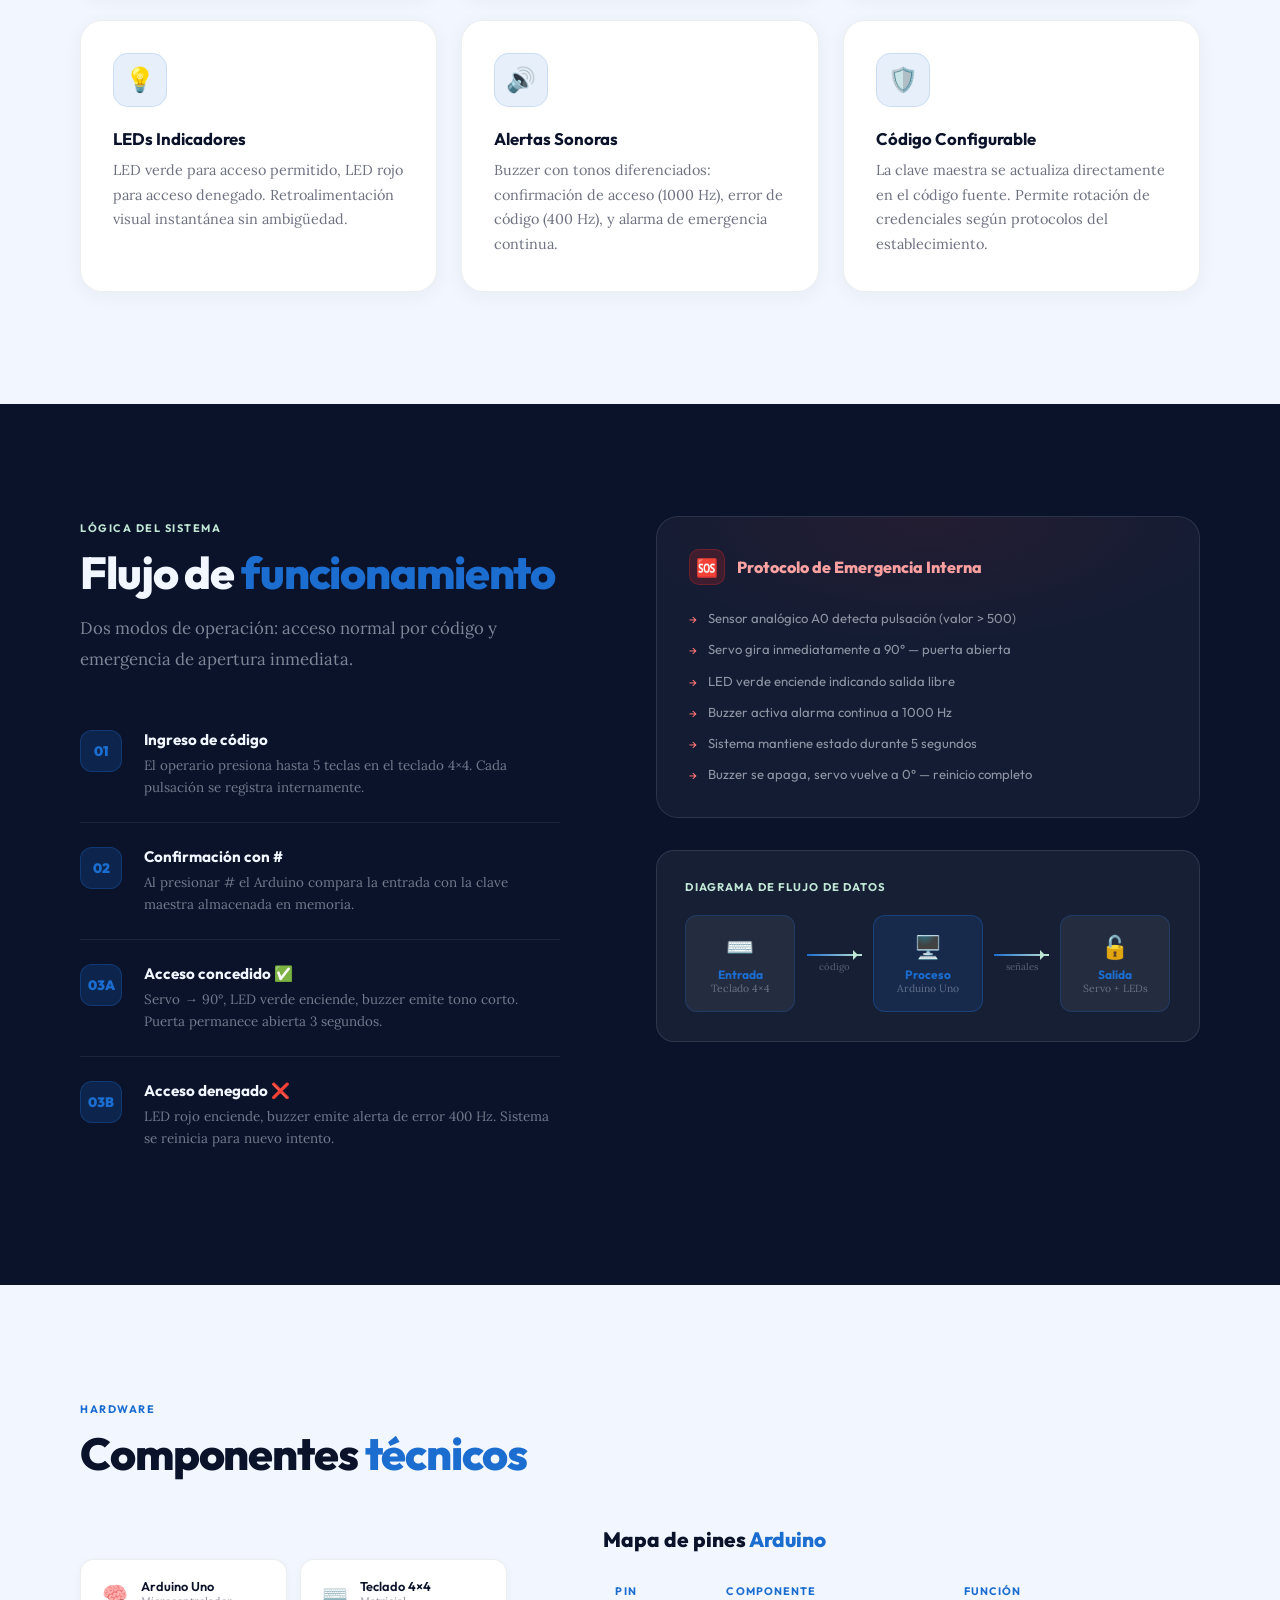
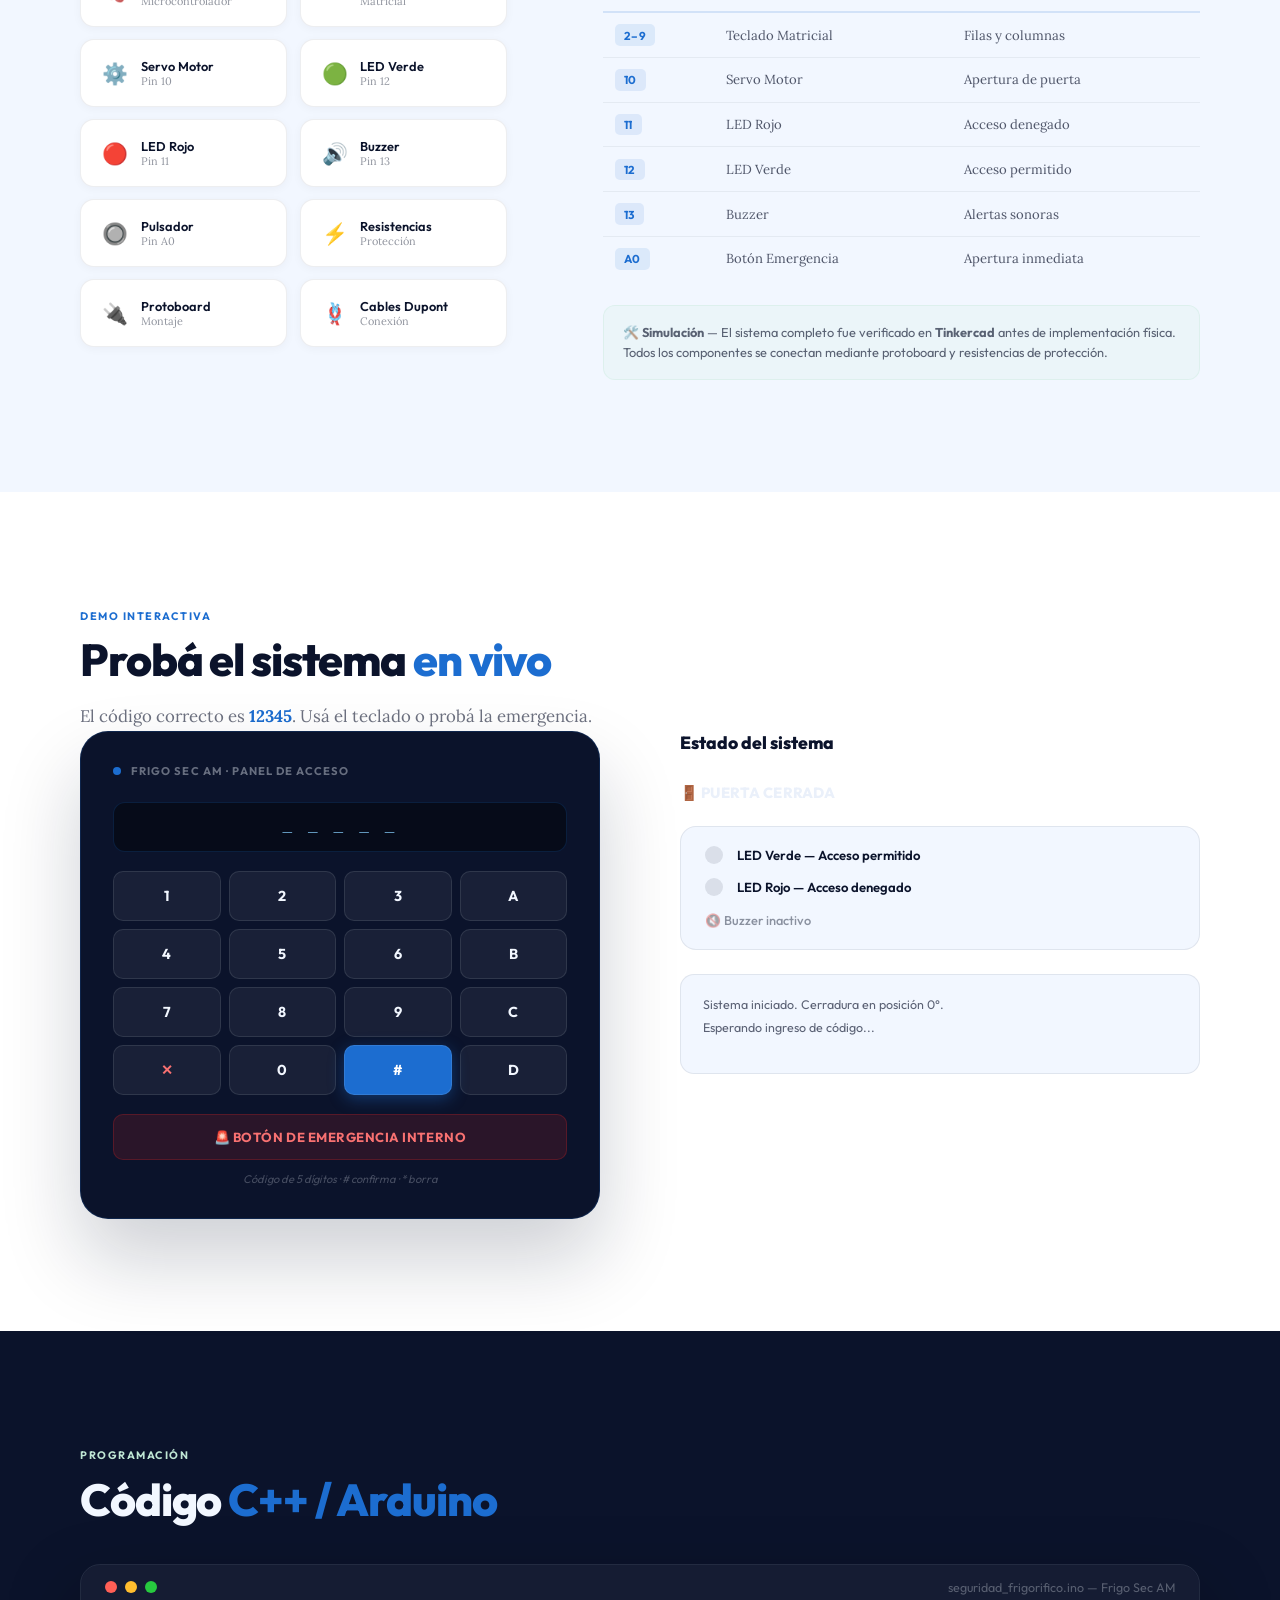
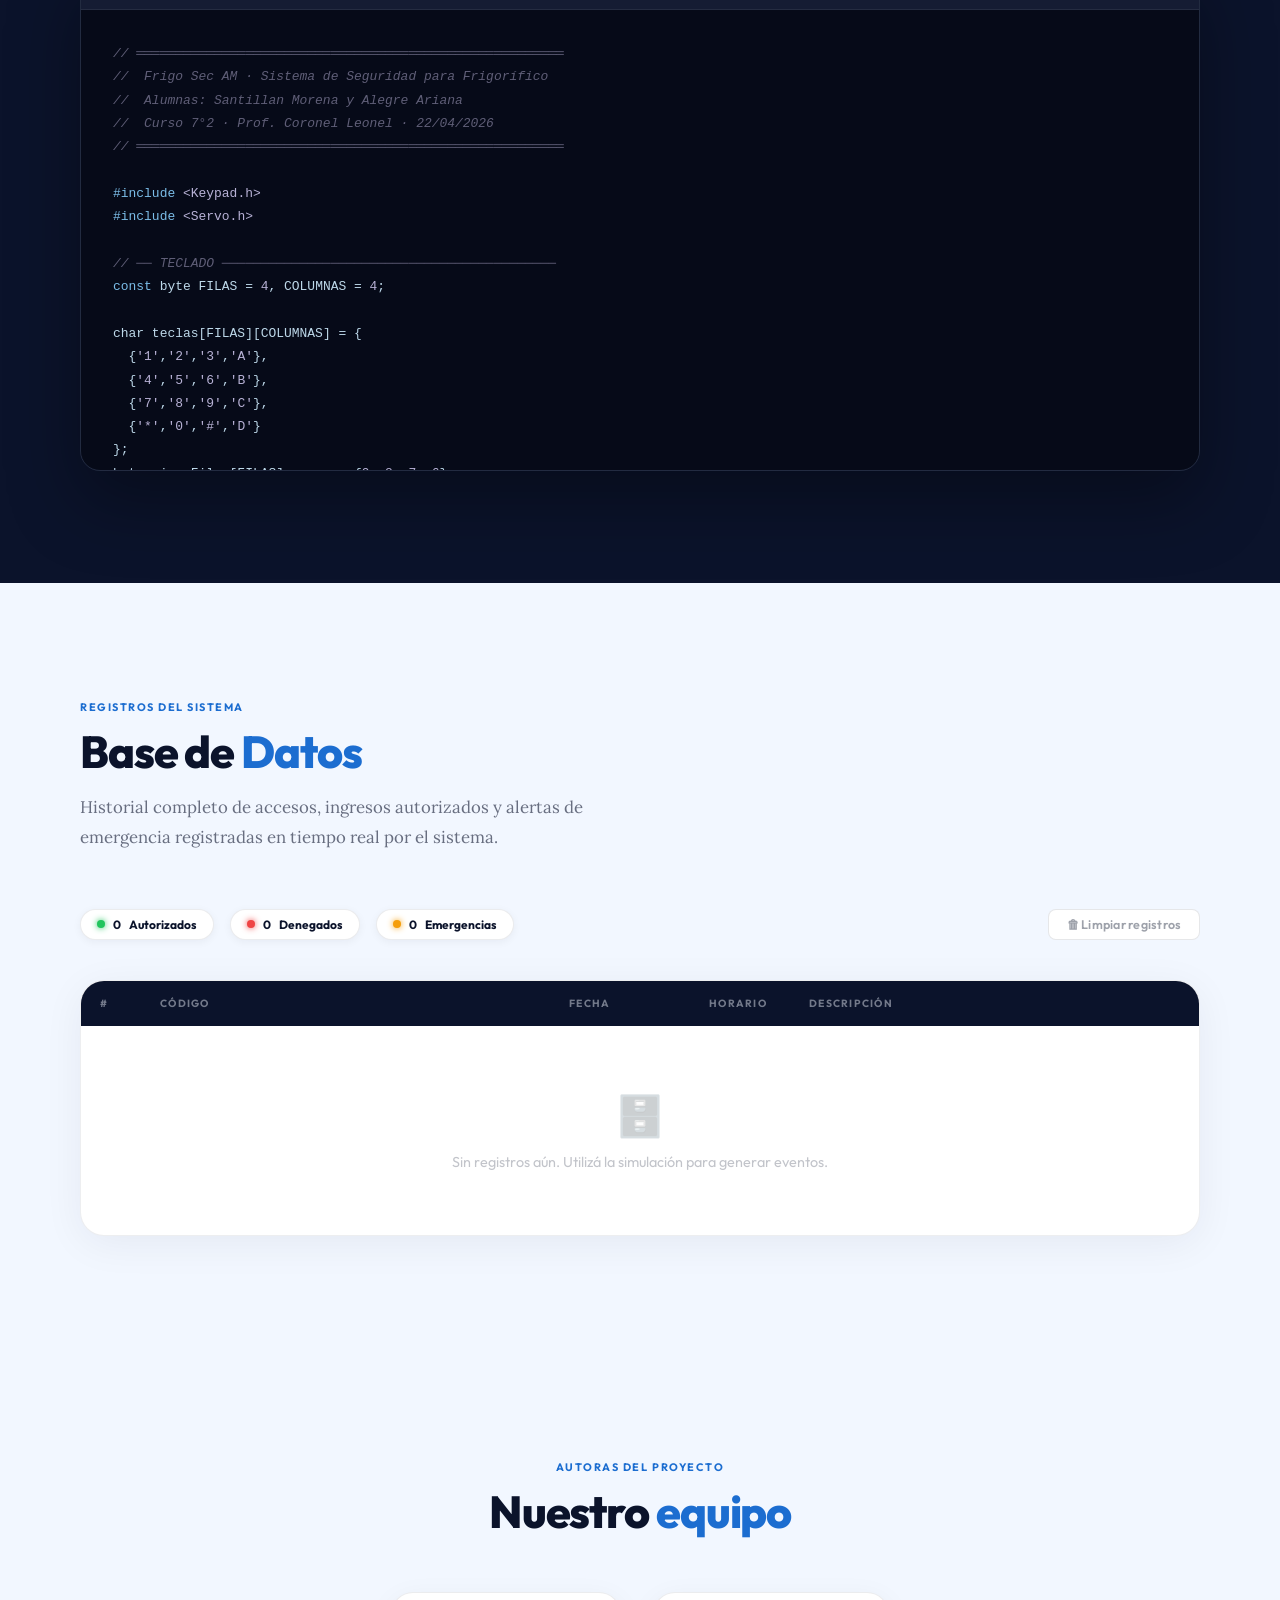
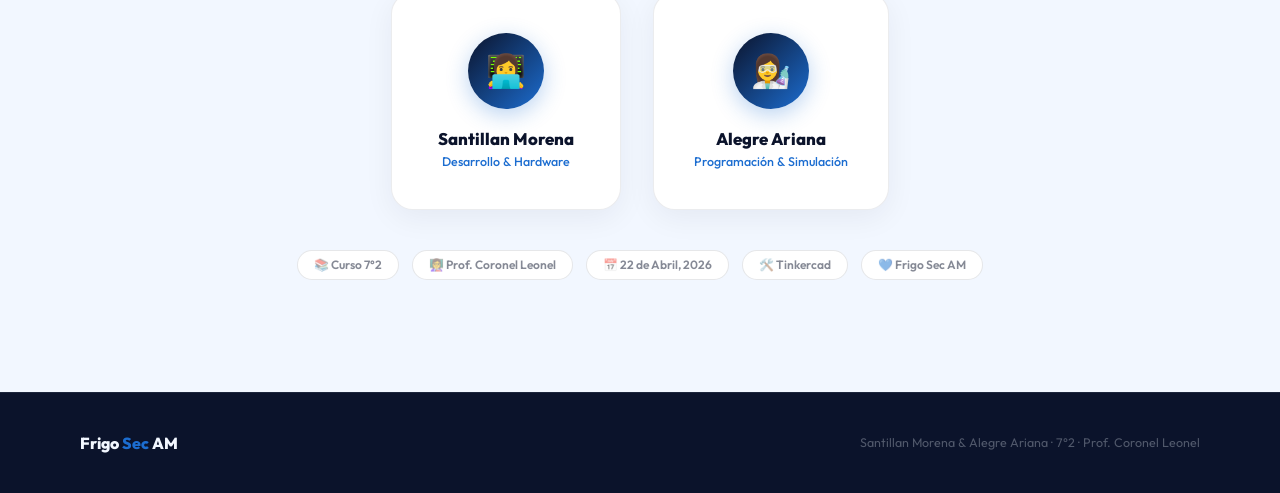
<file: frigosec-am.html>
<!DOCTYPE html>
<html lang="es">
<head>
<meta charset="UTF-8">
<meta name="viewport" content="width=device-width, initial-scale=1.0">
<title>Frigo Sec AM – Sistema de Seguridad Industrial</title>
<link href="https://fonts.googleapis.com/css2?family=Outfit:wght@300;400;500;600;700;800;900&family=Lora:ital,wght@0,400;0,600;1,400&display=swap" rel="stylesheet">
<link rel="stylesheet" href="styles.css">
</head>
<body>

<!-- PARTICLES -->
<div class="frost-wrap" id="frostWrap"></div>

<!-- NAV -->
<nav>
  <a href="#" class="nav-brand">
    <!-- Inline SVG logo simplified from the uploaded logo -->
    <svg class="nav-logo-svg" viewBox="0 0 40 40" fill="none" xmlns="http://www.w3.org/2000/svg">
      <path d="M20 3L35 11V22C35 29 28 35.5 20 38C12 35.5 5 29 5 22V11L20 3Z" fill="#0B132B" stroke="#1C6DD0" stroke-width="1.5"/>
      <path d="M20 3L33 10.5V22C33 28 27 34 20 36.5C13 34 7 28 7 22V10.5L20 3Z" fill="#0E2050"/>
      <line x1="20" y1="11" x2="20" y2="29" stroke="#1C6DD0" stroke-width="1.8" stroke-linecap="round"/>
      <line x1="11" y1="20" x2="29" y2="20" stroke="#1C6DD0" stroke-width="1.8" stroke-linecap="round"/>
      <line x1="13.5" y1="13.5" x2="26.5" y2="26.5" stroke="#1C6DD0" stroke-width="1.4" stroke-linecap="round"/>
      <line x1="26.5" y1="13.5" x2="13.5" y2="26.5" stroke="#1C6DD0" stroke-width="1.4" stroke-linecap="round"/>
      <circle cx="27" cy="27" r="5" fill="#0B132B" stroke="#1C6DD0" stroke-width="1.2"/>
      <circle cx="27" cy="26" r="1.5" fill="#1C6DD0"/>
      <rect x="25.5" y="27" width="3" height="2.5" rx="0.5" fill="#1C6DD0"/>
    </svg>
    <div>
      <div class="nav-brand-text">Frigo<span> Sec</span></div>
      <span class="nav-brand-sub">A M</span>
    </div>
  </a>
  <ul class="nav-links">
    <li><a href="#features">Características</a></li>
    <li><a href="#howto">Funcionamiento</a></li>
    <li><a href="#components">Componentes</a></li>
    <li><a href="#sim">Simulación</a></li>
    <li><a href="#code">Código</a></li>
    <li><a href="#registros">Registros</a></li>
  </ul>
  <a href="#sim" class="nav-cta">Probar Demo →</a>
</nav>

<div class="content">

<!-- HERO -->
<div class="hero" id="inicio">
  <div>
    <div class="hero-eyebrow">Proyecto Arduino · Curso 7°2</div>
    <h1>
      <span class="thin">Sistema de</span><br>
      <span class="accent">Seguridad</span><br>
      Frigorífico
    </h1>
    <p class="hero-desc">Control de acceso inteligente con código numérico y botón de emergencia interno. Diseñado para proteger a los trabajadores en cámaras de frío industrial.</p>
    <div class="hero-chips">
      <span class="chip">👩‍🏫 Prof. Coronel Leonel</span>
      <span class="chip">📅 22/04/2026</span>
      <span class="chip">🔧 Arduino Uno</span>
      <span class="chip">🌡️ −18 °C</span>
    </div>
    <div class="hero-actions">
      <a href="#sim" class="btn-solid">Probar simulación</a>
      <a href="#howto" class="btn-ghost">Ver funcionamiento →</a>
    </div>
  </div>
  <div class="hero-visual">
    <div style="position:relative;">
      <div class="float-badge fb-top">
        <span class="fb-icon">🌡️</span>
        <div><div class="fb-text">−18 °C</div><div class="fb-sub">Cámara activa</div></div>
      </div>
      <div class="hero-card">
        <div class="hero-card-header">
          <div class="card-logo-area">
            <div class="card-logo-icon">❄️</div>
            <div>
              <div class="card-brand">Frigo Sec AM</div>
              <div class="card-sub">Sistema de seguridad</div>
            </div>
          </div>
          <div class="temp-display">
            <div class="temp-big">−18</div>
            <div style="display:flex;flex-direction:column;justify-content:flex-end;padding-bottom:0.4rem;">
              <div class="temp-unit">°C</div>
              <div class="temp-label">Cámara Principal</div>
            </div>
          </div>
        </div>
        <div class="hero-card-body">
          <div class="status-row">
            <div class="status-dot-sm"></div>
            <span class="status-text">Sistema activo · En espera de código</span>
          </div>
          <div class="keypad-mini" id="heroKp"></div>
          <button class="card-btn" onclick="this.textContent='✅ Acceso concedido'; setTimeout(()=>this.textContent='Ingresar código',2000)">Ingresar código</button>
        </div>
      </div>
      <div class="float-badge fb-bot">
        <span class="fb-icon">🚨</span>
        <div><div class="fb-text">Emergencia</div><div class="fb-sub">Siempre activo</div></div>
      </div>
    </div>
  </div>
</div>

<!-- STATS -->
<div class="stats-bar">
  <div class="stats-inner">
    <div class="stat-item"><div class="stat-num">5</div><div class="stat-label">Dígitos de acceso</div></div>
    <div class="stat-item"><div class="stat-num">90°</div><div class="stat-label">Rotación del servo</div></div>
    <div class="stat-item"><div class="stat-num">3s</div><div class="stat-label">Tiempo apertura</div></div>
    <div class="stat-item"><div class="stat-num">1kHz</div><div class="stat-label">Alarma emergencia</div></div>
  </div>
</div>

<!-- FEATURES -->
<div class="section" id="features">
  <div class="section-tag reveal">Funcionalidades</div>
  <h2 class="section-title reveal">¿Qué hace <span class="accent">Frigo Sec AM</span>?</h2>
  <p class="section-lead reveal">Un sistema completo basado en Arduino que cubre control de acceso, indicación visual y sonora, y respuesta ante emergencias.</p>
  <div class="feat-grid">
    <div class="feat-card reveal">
      <div class="feat-icon">🔑</div>
      <h3>Acceso por Código</h3>
      <p>Ingreso mediante teclado matricial 4×4 con código de 5 dígitos configurable. Solo el personal autorizado puede acceder.</p>
    </div>
    <div class="feat-card reveal reveal-delay-1">
      <div class="feat-icon">🚨</div>
      <h3>Emergencia Interna</h3>
      <p>Botón físico dentro de la cámara que abre la puerta de inmediato, activando alarma continua para alertar al exterior.</p>
    </div>
    <div class="feat-card reveal reveal-delay-2">
      <div class="feat-icon">⚙️</div>
      <h3>Servo Motor</h3>
      <p>Control mecánico preciso de la cerradura. Gira 90° para abrir y vuelve a 0° al cerrar. Fuerza y velocidad configurables.</p>
    </div>
    <div class="feat-card reveal">
      <div class="feat-icon">💡</div>
      <h3>LEDs Indicadores</h3>
      <p>LED verde para acceso permitido, LED rojo para acceso denegado. Retroalimentación visual instantánea sin ambigüedad.</p>
    </div>
    <div class="feat-card reveal reveal-delay-1">
      <div class="feat-icon">🔊</div>
      <h3>Alertas Sonoras</h3>
      <p>Buzzer con tonos diferenciados: confirmación de acceso (1000 Hz), error de código (400 Hz), y alarma de emergencia continua.</p>
    </div>
    <div class="feat-card reveal reveal-delay-2">
      <div class="feat-icon">🛡️</div>
      <h3>Código Configurable</h3>
      <p>La clave maestra se actualiza directamente en el código fuente. Permite rotación de credenciales según protocolos del establecimiento.</p>
    </div>
  </div>
</div>

<!-- HOW IT WORKS -->
<div class="how-section" id="howto">
  <div class="how-inner">
    <div class="how-grid">
      <div>
        <div class="section-tag reveal">Lógica del sistema</div>
        <h2 class="section-title reveal">Flujo de <span class="accent">funcionamiento</span></h2>
        <p class="section-lead reveal">Dos modos de operación: acceso normal por código y emergencia de apertura inmediata.</p>
        <div class="steps" style="margin-top:2rem;">
          <div class="step reveal">
            <div class="step-num">01</div>
            <div>
              <h4>Ingreso de código</h4>
              <p>El operario presiona hasta 5 teclas en el teclado 4×4. Cada pulsación se registra internamente.</p>
            </div>
          </div>
          <div class="step reveal">
            <div class="step-num">02</div>
            <div>
              <h4>Confirmación con #</h4>
              <p>Al presionar # el Arduino compara la entrada con la clave maestra almacenada en memoria.</p>
            </div>
          </div>
          <div class="step reveal">
            <div class="step-num">03A</div>
            <div>
              <h4>Acceso concedido ✅</h4>
              <p>Servo → 90°, LED verde enciende, buzzer emite tono corto. Puerta permanece abierta 3 segundos.</p>
            </div>
          </div>
          <div class="step reveal">
            <div class="step-num">03B</div>
            <div>
              <h4>Acceso denegado ❌</h4>
              <p>LED rojo enciende, buzzer emite alerta de error 400 Hz. Sistema se reinicia para nuevo intento.</p>
            </div>
          </div>
        </div>
      </div>
      <div>
        <div class="emergency-panel reveal">
          <div class="ep-header">
            <div class="ep-badge">🆘</div>
            <div class="ep-title">Protocolo de Emergencia Interna</div>
          </div>
          <div class="ep-steps">
            <div class="ep-step"><span class="ep-arrow">→</span> Sensor analógico A0 detecta pulsación (valor > 500)</div>
            <div class="ep-step"><span class="ep-arrow">→</span> Servo gira inmediatamente a 90° — puerta abierta</div>
            <div class="ep-step"><span class="ep-arrow">→</span> LED verde enciende indicando salida libre</div>
            <div class="ep-step"><span class="ep-arrow">→</span> Buzzer activa alarma continua a 1000 Hz</div>
            <div class="ep-step"><span class="ep-arrow">→</span> Sistema mantiene estado durante 5 segundos</div>
            <div class="ep-step"><span class="ep-arrow">→</span> Buzzer se apaga, servo vuelve a 0° — reinicio completo</div>
          </div>
        </div>

        <!-- DFD -->
        <div style="margin-top:2rem; background:rgba(242,247,255,0.05); border:1px solid rgba(242,247,255,0.1); border-radius:18px; padding:1.8rem;" class="reveal">
          <div style="font-family:var(--font-head);font-size:0.7rem;font-weight:700;letter-spacing:0.1em;text-transform:uppercase;color:var(--mint);margin-bottom:1.3rem;">Diagrama de Flujo de Datos</div>
          <div style="display:flex;align-items:center;justify-content:center;gap:0;overflow-x:auto;">
            <div style="text-align:center;background:rgba(242,247,255,0.06);border:1px solid rgba(28,109,208,0.25);border-radius:12px;padding:1rem 1.2rem;min-width:110px;">
              <div style="font-size:1.4rem;margin-bottom:0.4rem;">⌨️</div>
              <div style="font-family:var(--font-head);font-weight:700;font-size:0.75rem;color:var(--glacier);">Entrada</div>
              <div style="font-size:0.65rem;color:rgba(242,247,255,0.35);">Teclado 4×4</div>
            </div>
            <div style="display:flex;flex-direction:column;align-items:center;padding:0 0.7rem;">
              <div style="width:55px;height:2px;background:linear-gradient(90deg,#1C6DD0,#BFE6D4);position:relative;">
                <div style="position:absolute;right:-1px;top:-4px;border:5px solid transparent;border-left-color:#BFE6D4;"></div>
              </div>
              <div style="font-size:0.6rem;color:rgba(242,247,255,0.3);margin-top:0.3rem;">código</div>
            </div>
            <div style="text-align:center;background:rgba(28,109,208,0.15);border:1px solid rgba(28,109,208,0.35);border-radius:12px;padding:1rem 1.2rem;min-width:110px;">
              <div style="font-size:1.4rem;margin-bottom:0.4rem;">🖥️</div>
              <div style="font-family:var(--font-head);font-weight:700;font-size:0.75rem;color:var(--glacier);">Proceso</div>
              <div style="font-size:0.65rem;color:rgba(242,247,255,0.35);">Arduino Uno</div>
            </div>
            <div style="display:flex;flex-direction:column;align-items:center;padding:0 0.7rem;">
              <div style="width:55px;height:2px;background:linear-gradient(90deg,#1C6DD0,#BFE6D4);position:relative;">
                <div style="position:absolute;right:-1px;top:-4px;border:5px solid transparent;border-left-color:#BFE6D4;"></div>
              </div>
              <div style="font-size:0.6rem;color:rgba(242,247,255,0.3);margin-top:0.3rem;">señales</div>
            </div>
            <div style="text-align:center;background:rgba(242,247,255,0.06);border:1px solid rgba(28,109,208,0.25);border-radius:12px;padding:1rem 1.2rem;min-width:110px;">
              <div style="font-size:1.4rem;margin-bottom:0.4rem;">🔓</div>
              <div style="font-family:var(--font-head);font-weight:700;font-size:0.75rem;color:var(--glacier);">Salida</div>
              <div style="font-size:0.65rem;color:rgba(242,247,255,0.35);">Servo + LEDs</div>
            </div>
          </div>
        </div>
      </div>
    </div>
  </div>
</div>

<!-- COMPONENTS -->
<div class="comp-section" id="components">
  <div class="comp-inner">
    <div class="section-tag reveal">Hardware</div>
    <h2 class="section-title reveal">Componentes <span class="accent">técnicos</span></h2>
    <div class="comp-layout" style="margin-top:3rem;">
      <div class="comp-grid reveal">
        <div class="comp-tile"><span>🧠</span><div><div class="comp-tile-text">Arduino Uno</div><div class="comp-tile-sub">Microcontrolador</div></div></div>
        <div class="comp-tile"><span>⌨️</span><div><div class="comp-tile-text">Teclado 4×4</div><div class="comp-tile-sub">Matricial</div></div></div>
        <div class="comp-tile"><span>⚙️</span><div><div class="comp-tile-text">Servo Motor</div><div class="comp-tile-sub">Pin 10</div></div></div>
        <div class="comp-tile"><span>🟢</span><div><div class="comp-tile-text">LED Verde</div><div class="comp-tile-sub">Pin 12</div></div></div>
        <div class="comp-tile"><span>🔴</span><div><div class="comp-tile-text">LED Rojo</div><div class="comp-tile-sub">Pin 11</div></div></div>
        <div class="comp-tile"><span>🔊</span><div><div class="comp-tile-text">Buzzer</div><div class="comp-tile-sub">Pin 13</div></div></div>
        <div class="comp-tile"><span>🔘</span><div><div class="comp-tile-text">Pulsador</div><div class="comp-tile-sub">Pin A0</div></div></div>
        <div class="comp-tile"><span>⚡</span><div><div class="comp-tile-text">Resistencias</div><div class="comp-tile-sub">Protección</div></div></div>
        <div class="comp-tile"><span>🔌</span><div><div class="comp-tile-text">Protoboard</div><div class="comp-tile-sub">Montaje</div></div></div>
        <div class="comp-tile"><span>🪢</span><div><div class="comp-tile-text">Cables Dupont</div><div class="comp-tile-sub">Conexión</div></div></div>
      </div>
      <div class="reveal">
        <h3 style="font-family:var(--font-head);font-weight:800;font-size:1.3rem;color:var(--polar);margin-bottom:1.5rem;">Mapa de pines <span style="color:var(--glacier)">Arduino</span></h3>
        <table class="pin-table">
          <thead><tr><th>Pin</th><th>Componente</th><th>Función</th></tr></thead>
          <tbody>
            <tr><td><span class="pin-tag">2–9</span></td><td>Teclado Matricial</td><td>Filas y columnas</td></tr>
            <tr><td><span class="pin-tag">10</span></td><td>Servo Motor</td><td>Apertura de puerta</td></tr>
            <tr><td><span class="pin-tag">11</span></td><td>LED Rojo</td><td>Acceso denegado</td></tr>
            <tr><td><span class="pin-tag">12</span></td><td>LED Verde</td><td>Acceso permitido</td></tr>
            <tr><td><span class="pin-tag">13</span></td><td>Buzzer</td><td>Alertas sonoras</td></tr>
            <tr><td><span class="pin-tag">A0</span></td><td>Botón Emergencia</td><td>Apertura inmediata</td></tr>
          </tbody>
        </table>
        <div style="margin-top:1.5rem;padding:1rem 1.2rem;background:rgba(191,230,212,0.15);border:1px solid rgba(191,230,212,0.3);border-radius:12px;font-family:var(--font-head);font-size:0.8rem;color:rgba(11,19,43,0.65);line-height:1.6;">
          🛠️ <strong>Simulación</strong> — El sistema completo fue verificado en <strong>Tinkercad</strong> antes de implementación física. Todos los componentes se conectan mediante protoboard y resistencias de protección.
        </div>
      </div>
    </div>
  </div>
</div>

<!-- SIMULATION -->
<div class="sim-section" id="sim">
  <div class="sim-inner">
    <div class="section-tag reveal">Demo interactiva</div>
    <h2 class="section-title reveal">Probá el sistema <span class="accent">en vivo</span></h2>
    <p class="section-lead reveal" style="margin-bottom:0;">El código correcto es <strong style="color:var(--glacier)">12345</strong>. Usá el teclado o probá la emergencia.</p>
    <div class="sim-layout">
      <!-- Device -->
      <div class="sim-device reveal">
        <div class="sim-brand-row">
          <div class="sim-brand-dot"></div>
          <span class="sim-brand-label">Frigo Sec AM · Panel de acceso</span>
        </div>
        <div class="sim-screen" id="simScreen">_ _ _ _ _</div>
        <div class="sim-kp">
          <button class="sk" onclick="sk('1')">1</button>
          <button class="sk" onclick="sk('2')">2</button>
          <button class="sk" onclick="sk('3')">3</button>
          <button class="sk" onclick="sk('A')">A</button>
          <button class="sk" onclick="sk('4')">4</button>
          <button class="sk" onclick="sk('5')">5</button>
          <button class="sk" onclick="sk('6')">6</button>
          <button class="sk" onclick="sk('B')">B</button>
          <button class="sk" onclick="sk('7')">7</button>
          <button class="sk" onclick="sk('8')">8</button>
          <button class="sk" onclick="sk('9')">9</button>
          <button class="sk" onclick="sk('C')">C</button>
          <button class="sk del" onclick="sk('*')">✕</button>
          <button class="sk" onclick="sk('0')">0</button>
          <button class="sk ok" onclick="sk('#')">#</button>
          <button class="sk" onclick="sk('D')">D</button>
        </div>
        <button class="sim-em-btn" onclick="simEmergency()">🚨 BOTÓN DE EMERGENCIA INTERNO</button>
        <p class="sim-hint-text">Código de 5 dígitos · # confirma · * borra</p>
      </div>
      <!-- Status -->
      <div class="sim-status reveal">
        <div class="sim-status-label">Estado del sistema</div>
        <div class="door-state closed" id="doorSt">🚪 PUERTA CERRADA</div>
        <div class="led-panel">
          <div class="led-row"><div class="led" id="lg"></div><span class="led-lbl">LED Verde — Acceso permitido</span></div>
          <div class="led-row"><div class="led" id="lr"></div><span class="led-lbl">LED Rojo — Acceso denegado</span></div>
          <div class="buzzer-row" id="bz">🔇 Buzzer inactivo</div>
        </div>
        <div class="log-box" id="logBox">Sistema iniciado. Cerradura en posición 0°.<br>Esperando ingreso de código...</div>
      </div>
    </div>
  </div>
</div>

<!-- CODE -->
<div class="code-section" id="code">
  <div class="code-inner">
    <div class="section-tag reveal">Programación</div>
    <h2 class="section-title reveal">Código <span class="accent">C++ / Arduino</span></h2>
    <div class="code-wrap reveal">
      <div class="code-bar">
        <span class="cdot cr"></span><span class="cdot cy"></span><span class="cdot cg"></span>
        <span class="cfile">seguridad_frigorifico.ino — Frigo Sec AM</span>
      </div>
      <div class="code-body">
<pre><span class="cm">// ═══════════════════════════════════════════════════════
//  Frigo Sec AM · Sistema de Seguridad para Frigorífico
//  Alumnas: Santillan Morena y Alegre Ariana
//  Curso 7°2 · Prof. Coronel Leonel · 22/04/2026
// ═══════════════════════════════════════════════════════</span>

<span class="kw">#include</span> <span class="str">&lt;Keypad.h&gt;</span>
<span class="kw">#include</span> <span class="str">&lt;Servo.h&gt;</span>

<span class="cm">// ── TECLADO ───────────────────────────────────────────</span>
<span class="kw">const</span> <span class="nb">byte</span> FILAS = <span class="str">4</span>, COLUMNAS = <span class="str">4</span>;

<span class="nb">char</span> teclas[FILAS][COLUMNAS] = {
  {<span class="str">'1'</span>,<span class="str">'2'</span>,<span class="str">'3'</span>,<span class="str">'A'</span>},
  {<span class="str">'4'</span>,<span class="str">'5'</span>,<span class="str">'6'</span>,<span class="str">'B'</span>},
  {<span class="str">'7'</span>,<span class="str">'8'</span>,<span class="str">'9'</span>,<span class="str">'C'</span>},
  {<span class="str">'*'</span>,<span class="str">'0'</span>,<span class="str">'#'</span>,<span class="str">'D'</span>}
};
<span class="nb">byte</span> pinesFilas[FILAS]       = {<span class="str">9, 8, 7, 6</span>};
<span class="nb">byte</span> pinesColumnas[COLUMNAS] = {<span class="str">5, 4, 3, 2</span>};

Keypad teclado = Keypad(
  makeKeymap(teclas), pinesFilas, pinesColumnas, FILAS, COLUMNAS
);

<span class="cm">// ── PINES ─────────────────────────────────────────────</span>
Servo miServo;
<span class="kw">const</span> <span class="nb">int</span> PIN_ROJO      = <span class="str">11</span>;
<span class="kw">const</span> <span class="nb">int</span> PIN_VERDE     = <span class="str">12</span>;
<span class="kw">const</span> <span class="nb">int</span> PIN_BUZZER    = <span class="str">13</span>;
<span class="kw">const</span> <span class="nb">int</span> PIN_EMERGENCIA = A0;

<span class="cm">// ── ACCESO ────────────────────────────────────────────</span>
<span class="nb">char</span> claveMaestra[] = <span class="str">"12345"</span>;
<span class="nb">char</span> claveIngresada[<span class="str">6</span>];
<span class="nb">byte</span> indice = <span class="str">0</span>;

<span class="fn">void</span> setup() {
  miServo.attach(<span class="str">10</span>);
  miServo.write(<span class="str">0</span>);  <span class="cm">// Cerradura trabada</span>
  pinMode(PIN_ROJO,       OUTPUT);
  pinMode(PIN_VERDE,      OUTPUT);
  pinMode(PIN_BUZZER,     OUTPUT);
  pinMode(PIN_EMERGENCIA, INPUT);
  digitalWrite(PIN_ROJO,  LOW);
  digitalWrite(PIN_VERDE, LOW);
}

<span class="fn">void</span> loop() {

  <span class="cm">// 🚨 EMERGENCIA — prioridad máxima ────────────────────</span>
  <span class="kw">if</span> (analogRead(PIN_EMERGENCIA) > <span class="str">500</span>) {
    digitalWrite(PIN_VERDE, HIGH);
    tone(PIN_BUZZER, <span class="str">1000</span>);   <span class="cm">// Alarma continua</span>
    miServo.write(<span class="str">90</span>);         <span class="cm">// Abre puerta</span>
    delay(<span class="str">5000</span>);
    noTone(PIN_BUZZER);
    miServo.write(<span class="str">0</span>);
    digitalWrite(PIN_VERDE, LOW);
    <span class="kw">return</span>;
  }

  <span class="cm">// 🔐 ACCESO NORMAL ────────────────────────────────────</span>
  <span class="nb">char</span> tecla = teclado.getKey();
  <span class="kw">if</span> (!tecla) <span class="kw">return</span>;

  <span class="kw">if</span> (tecla == <span class="str">'*'</span>) {          <span class="cm">// Borrar</span>
    indice = <span class="str">0</span>;
    memset(claveIngresada, <span class="str">0</span>, <span class="kw">sizeof</span>(claveIngresada));
    <span class="kw">return</span>;
  }

  <span class="kw">if</span> (tecla != <span class="str">'#'</span> && indice < <span class="str">5</span>) {
    claveIngresada[indice++] = tecla;
    <span class="kw">return</span>;
  }

  <span class="kw">if</span> (tecla == <span class="str">'#'</span>) {
    claveIngresada[indice] = <span class="str">'\0'</span>;

    <span class="kw">if</span> (strcmp(claveIngresada, claveMaestra) == <span class="str">0</span>) {
      <span class="cm">// ✅ Correcto</span>
      digitalWrite(PIN_VERDE, HIGH);
      tone(PIN_BUZZER, <span class="str">1000</span>); delay(<span class="str">200</span>); noTone(PIN_BUZZER);
      miServo.write(<span class="str">90</span>);
      delay(<span class="str">3000</span>);
      miServo.write(<span class="str">0</span>);
      digitalWrite(PIN_VERDE, LOW);
    } <span class="kw">else</span> {
      <span class="cm">// ❌ Incorrecto</span>
      digitalWrite(PIN_ROJO, HIGH);
      tone(PIN_BUZZER, <span class="str">400</span>); delay(<span class="str">500</span>); noTone(PIN_BUZZER);
      delay(<span class="str">1000</span>);
      digitalWrite(PIN_ROJO, LOW);
    }

    indice = <span class="str">0</span>;
    memset(claveIngresada, <span class="str">0</span>, <span class="kw">sizeof</span>(claveIngresada));
  }
}</pre>
      </div>
    </div>
  </div>
</div>

<!-- DATABASE -->
<div class="db-section" id="registros">
  <div class="db-inner">
    <div class="section-tag reveal">Registros del Sistema</div>
    <h2 class="section-title reveal">Base de <span class="accent">Datos</span></h2>
    <p class="section-lead reveal">Historial completo de accesos, ingresos autorizados y alertas de emergencia registradas en tiempo real por el sistema.</p>

    <div class="db-header-row reveal">
      <div class="db-stats-mini">
        <div class="db-stat-pill"><span class="dot dot-green"></span><span id="countOk">0</span> Autorizados</div>
        <div class="db-stat-pill"><span class="dot dot-red"></span><span id="countFail">0</span> Denegados</div>
        <div class="db-stat-pill"><span class="dot dot-orange"></span><span id="countEm">0</span> Emergencias</div>
      </div>
      <button class="db-clear-btn" onclick="clearDB()">🗑 Limpiar registros</button>
    </div>

    <div class="db-table-wrap reveal">
      <div class="db-table-head">
        <div class="db-th">#</div>
        <div class="db-th">Código</div>
        <div class="db-th">Fecha</div>
        <div class="db-th">Horario</div>
        <div class="db-th">Descripción</div>
      </div>
      <div class="db-body" id="dbBody">
        <div class="db-empty" id="dbEmpty">
          <div class="db-empty-icon">🗄️</div>
          Sin registros aún. Utilizá la simulación para generar eventos.
        </div>
      </div>
    </div>
  </div>
</div>

<!-- TEAM -->

<div class="team-section" id="equipo">
  <div class="section-tag reveal" style="display:block;">Autoras del proyecto</div>
  <h2 class="section-title reveal" style="display:block;">Nuestro <span class="accent">equipo</span></h2>
  <div class="team-grid">
    <div class="team-card reveal">
      <div class="avatar">👩‍💻</div>
      <div class="tname">Santillan Morena</div>
      <div class="trole">Desarrollo & Hardware</div>
    </div>
    <div class="team-card reveal reveal-delay-1">
      <div class="avatar">👩‍🔬</div>
      <div class="tname">Alegre Ariana</div>
      <div class="trole">Programación & Simulación</div>
    </div>
  </div>
  <div class="info-pills">
    <span class="info-pill">📚 Curso 7°2</span>
    <span class="info-pill">👩‍🏫 Prof. Coronel Leonel</span>
    <span class="info-pill">📅 22 de Abril, 2026</span>
    <span class="info-pill">🛠️ Tinkercad</span>
    <span class="info-pill">💙 Frigo Sec AM</span>
  </div>
</div>

</div><!-- /content -->

<footer>
  <div class="foot-brand">Frigo<span> Sec</span> AM</div>
  <div class="foot-info">Santillan Morena & Alegre Ariana · 7°2 · Prof. Coronel Leonel</div>
</footer>

<script src="script.js"></script>
</body>
</html>
</file>
<file: styles.css>
:root {
  --polar:   #0B132B;
  --glacier: #1C6DD0;
  --lilac:   #B8B2D6;
  --mint:    #BFE6D4;
  --silk:    #F2F7FF;
  --white:   #FFFFFF;

  --polar-80: rgba(11,19,43,0.8);
  --glacier-20: rgba(28,109,208,0.2);
  --glacier-10: rgba(28,109,208,0.1);
  --silk-60: rgba(242,247,255,0.6);
  --silk-10: rgba(242,247,255,0.1);

  --font-head: 'Outfit', sans-serif;
  --font-body: 'Lora', serif;
}

*, *::before, *::after { margin:0; padding:0; box-sizing:border-box; }
html { scroll-behavior: smooth; }

body {
  font-family: var(--font-body);
  background: var(--silk);
  color: var(--polar);
  overflow-x: hidden;
}

/* ── ICE CRYSTAL BG ── */
body::before {
  content:'';
  position: fixed; inset: 0; z-index: 0; pointer-events: none;
  background:
    radial-gradient(ellipse 80% 60% at 10% 10%, rgba(28,109,208,0.07) 0%, transparent 60%),
    radial-gradient(ellipse 60% 50% at 90% 80%, rgba(184,178,214,0.12) 0%, transparent 60%),
    radial-gradient(ellipse 50% 40% at 50% 50%, rgba(191,230,212,0.06) 0%, transparent 70%);
}

/* ── FROST PARTICLES ── */
.frost-wrap {
  position: fixed; inset: 0; pointer-events: none; z-index: 0; overflow: hidden;
}
.frost-particle {
  position: absolute;
  border-radius: 50%;
  opacity: 0;
  background: radial-gradient(circle, rgba(28,109,208,0.15) 0%, transparent 70%);
  animation: floatUp linear infinite;
}
@keyframes floatUp {
  0%   { transform: translateY(0) scale(0); opacity: 0; }
  10%  { opacity: 1; }
  90%  { opacity: 0.6; }
  100% { transform: translateY(-100vh) scale(1.5); opacity: 0; }
}

/* ── NAV ── */
nav {
  position: fixed; top: 0; left: 0; right: 0; z-index: 100;
  display: flex; align-items: center; justify-content: space-between;
  padding: 0 5rem; height: 72px;
  background: rgba(242,247,255,0.85);
  backdrop-filter: blur(24px) saturate(180%);
  border-bottom: 1px solid rgba(28,109,208,0.12);
  box-shadow: 0 2px 30px rgba(11,19,43,0.06);
}
.nav-brand {
  display: flex; align-items: center; gap: 0.7rem;
  text-decoration: none;
}
.nav-logo-svg {
  width: 40px; height: 40px;
}
.nav-brand-text {
  font-family: var(--font-head); font-weight: 800; font-size: 1.15rem;
  color: var(--polar); letter-spacing: -0.01em;
}
.nav-brand-text span { color: var(--glacier); }
.nav-brand-sub {
  font-family: var(--font-head); font-weight: 600; font-size: 0.62rem;
  color: var(--glacier); letter-spacing: 0.18em; text-transform: uppercase;
  display: block; margin-top: -2px;
}
.nav-links { display: flex; gap: 2.5rem; list-style: none; }
.nav-links a {
  font-family: var(--font-head); font-size: 0.82rem; font-weight: 500;
  color: var(--polar); text-decoration: none; letter-spacing: 0.03em;
  opacity: 0.7; transition: opacity 0.25s, color 0.25s;
}
.nav-links a:hover { opacity: 1; color: var(--glacier); }
.nav-cta {
  font-family: var(--font-head); font-weight: 700; font-size: 0.82rem;
  letter-spacing: 0.04em; background: var(--glacier); color: white;
  padding: 0.55rem 1.4rem; border-radius: 8px; text-decoration: none;
  box-shadow: 0 4px 18px rgba(28,109,208,0.35);
  transition: transform 0.25s, box-shadow 0.25s;
}
.nav-cta:hover { transform: translateY(-2px); box-shadow: 0 8px 28px rgba(28,109,208,0.45); }

/* ── CONTENT WRAPPER ── */
.content { position: relative; z-index: 1; }

/* ── HERO ── */
.hero {
  min-height: 100vh;
  display: grid; grid-template-columns: 1fr 1fr;
  align-items: center; gap: 5rem;
  padding: 9rem 5rem 5rem;
  max-width: 1440px; margin: 0 auto;
}
.hero-eyebrow {
  display: inline-flex; align-items: center; gap: 0.6rem;
  font-family: var(--font-head); font-size: 0.7rem; font-weight: 700;
  letter-spacing: 0.12em; text-transform: uppercase;
  color: var(--glacier);
  background: var(--glacier-10); border: 1px solid rgba(28,109,208,0.2);
  padding: 0.4rem 1rem; border-radius: 100px; margin-bottom: 1.8rem;
}
.hero-eyebrow::before { content:'●'; animation: blink 2s ease-in-out infinite; font-size: 0.45rem; }
@keyframes blink { 0%,100%{opacity:1} 50%{opacity:0.2} }

.hero h1 {
  font-family: var(--font-head); font-weight: 900;
  font-size: clamp(3rem, 5vw, 5rem); line-height: 1.0; letter-spacing: -0.03em;
  color: var(--polar); margin-bottom: 1.6rem;
}
.hero h1 .accent { color: var(--glacier); }
.hero h1 .thin { font-weight: 300; }

.hero-desc {
  font-size: 1.05rem; line-height: 1.8; color: rgba(11,19,43,0.65);
  max-width: 500px; margin-bottom: 2.8rem; font-weight: 400;
}
.hero-chips { display: flex; gap: 0.8rem; flex-wrap: wrap; margin-bottom: 3rem; }
.chip {
  font-family: var(--font-head); font-size: 0.75rem; font-weight: 600;
  letter-spacing: 0.03em; color: var(--polar);
  background: white; border: 1px solid rgba(11,19,43,0.1);
  padding: 0.38rem 0.9rem; border-radius: 6px;
  box-shadow: 0 2px 8px rgba(11,19,43,0.05);
}
.hero-actions { display: flex; gap: 1rem; align-items: center; }
.btn-solid {
  font-family: var(--font-head); font-weight: 700; font-size: 0.9rem;
  letter-spacing: 0.02em; background: var(--polar); color: var(--silk);
  padding: 0.9rem 2.2rem; border-radius: 10px; text-decoration: none;
  box-shadow: 0 8px 30px rgba(11,19,43,0.25);
  transition: transform 0.3s, box-shadow 0.3s;
}
.btn-solid:hover { transform: translateY(-2px); box-shadow: 0 14px 40px rgba(11,19,43,0.35); }
.btn-ghost {
  font-family: var(--font-head); font-weight: 600; font-size: 0.9rem;
  color: var(--glacier); text-decoration: none;
  display: flex; align-items: center; gap: 0.4rem;
  transition: gap 0.3s;
}
.btn-ghost:hover { gap: 0.7rem; }

/* ── HERO VISUAL ── */
.hero-visual {
  display: flex; justify-content: center; align-items: center;
  position: relative;
}
.hero-card {
  width: 340px; background: white;
  border-radius: 28px; overflow: hidden;
  box-shadow: 0 40px 100px rgba(11,19,43,0.18), 0 0 0 1px rgba(28,109,208,0.08);
  position: relative;
}
.hero-card-header {
  background: linear-gradient(135deg, var(--polar) 0%, #0E2050 60%, #163A7A 100%);
  padding: 2rem 2rem 1.5rem;
  position: relative; overflow: hidden;
}
.hero-card-header::before {
  content:''; position: absolute; top: -40px; right: -40px;
  width: 160px; height: 160px; border-radius: 50%;
  background: radial-gradient(circle, rgba(28,109,208,0.3) 0%, transparent 70%);
}
.hero-card-header::after {
  content:''; position: absolute; bottom: -20px; left: 20px;
  width: 100px; height: 100px; border-radius: 50%;
  background: radial-gradient(circle, rgba(184,178,214,0.2) 0%, transparent 70%);
}
.card-logo-area {
  display: flex; align-items: center; gap: 0.9rem;
  position: relative; z-index: 1; margin-bottom: 1.5rem;
}
.card-logo-icon {
  width: 52px; height: 52px; border-radius: 14px;
  background: rgba(28,109,208,0.3); border: 1px solid rgba(28,109,208,0.5);
  display: flex; align-items: center; justify-content: center; font-size: 1.5rem;
}
.card-brand { font-family: var(--font-head); font-weight: 800; color: white; font-size: 1.1rem; }
.card-sub { font-family: var(--font-head); font-size: 0.65rem; font-weight: 600; letter-spacing: 0.14em; color: rgba(184,178,214,0.9); text-transform: uppercase; }
.temp-display {
  display: flex; align-items: flex-start; gap: 0.2rem;
  position: relative; z-index: 1;
}
.temp-big { font-family: var(--font-head); font-weight: 900; font-size: 3.5rem; color: white; line-height: 1; }
.temp-unit { font-family: var(--font-head); font-weight: 400; font-size: 1.2rem; color: rgba(184,178,214,0.8); margin-top: 0.4rem; }
.temp-label { font-family: var(--font-head); font-size: 0.72rem; font-weight: 500; color: rgba(184,178,214,0.7); letter-spacing: 0.06em; margin-top: 0.3rem; }

.hero-card-body { padding: 1.5rem 2rem 2rem; }
.status-row {
  display: flex; align-items: center; gap: 0.7rem; margin-bottom: 1.4rem;
  padding: 0.8rem 1rem; background: var(--silk); border-radius: 10px;
}
.status-dot-sm {
  width: 9px; height: 9px; border-radius: 50%;
  background: #22C55E; box-shadow: 0 0 8px #22C55E;
  animation: blink 2s ease infinite;
}
.status-text { font-family: var(--font-head); font-size: 0.78rem; font-weight: 600; color: var(--polar); }
.keypad-mini {
  display: grid; grid-template-columns: repeat(4, 1fr); gap: 6px; margin-bottom: 1rem;
}
.kp-mini {
  aspect-ratio: 1; border-radius: 8px;
  background: var(--silk); border: 1px solid rgba(11,19,43,0.08);
  display: flex; align-items: center; justify-content: center;
  font-family: var(--font-head); font-weight: 700; font-size: 0.78rem; color: var(--polar);
  cursor: pointer; transition: background 0.18s, transform 0.1s;
}
.kp-mini:hover { background: var(--glacier-10); color: var(--glacier); transform: scale(1.06); }
.kp-mini:active { transform: scale(0.94); background: rgba(28,109,208,0.2); }
.kp-mini.em { background: rgba(220,38,38,0.08); color: #DC2626; font-size: 0.65rem; }
.card-btn {
  width: 100%; padding: 0.85rem;
  background: var(--glacier); border: none; border-radius: 10px;
  font-family: var(--font-head); font-weight: 700; font-size: 0.88rem;
  color: white; cursor: pointer; letter-spacing: 0.03em;
  box-shadow: 0 6px 20px rgba(28,109,208,0.4);
  transition: transform 0.2s, box-shadow 0.2s, background 0.3s;
}
.card-btn:hover { transform: translateY(-2px); box-shadow: 0 10px 28px rgba(28,109,208,0.5); }
.card-btn.granted { background: #16A34A; box-shadow: 0 10px 28px rgba(22,163,74,0.5); }

/* floating badges */
.float-badge {
  position: absolute;
  background: white; border-radius: 14px; padding: 0.7rem 1.1rem;
  box-shadow: 0 12px 40px rgba(11,19,43,0.14), 0 0 0 1px rgba(28,109,208,0.08);
  display: flex; align-items: center; gap: 0.6rem;
  animation: floatBadge 4s ease-in-out infinite;
}
.float-badge:nth-child(2) { animation-delay: -2s; }
@keyframes floatBadge {
  0%,100%{ transform: translateY(0); }
  50%{ transform: translateY(-8px); }
}
.fb-top { top: -18px; right: -20px; }
.fb-bot { bottom: -16px; left: -20px; }
.fb-icon { font-size: 1.2rem; }
.fb-text { font-family: var(--font-head); font-size: 0.72rem; font-weight: 700; color: var(--polar); }
.fb-sub { font-size: 0.62rem; font-weight: 400; color: rgba(11,19,43,0.5); }

/* ── STATS BAR ── */
.stats-bar {
  background: var(--polar);
  padding: 2rem 5rem;
}
.stats-inner {
  max-width: 1440px; margin: 0 auto;
  display: grid; grid-template-columns: repeat(4, 1fr);
  divide: var(--glacier-20);
}
.stat-item {
  text-align: center; padding: 0 2rem;
  border-right: 1px solid rgba(255,255,255,0.08);
}
.stat-item:last-child { border: none; }
.stat-num {
  font-family: var(--font-head); font-weight: 900; font-size: 2.4rem;
  color: var(--silk); line-height: 1; margin-bottom: 0.3rem;
  background: linear-gradient(135deg, white, var(--lilac));
  -webkit-background-clip: text; -webkit-text-fill-color: transparent;
}
.stat-label { font-family: var(--font-head); font-size: 0.75rem; font-weight: 500; color: rgba(242,247,255,0.45); letter-spacing: 0.06em; text-transform: uppercase; }

/* ── SECTIONS ── */
.section { padding: 7rem 5rem; max-width: 1440px; margin: 0 auto; }
.section-tag {
  display: inline-block;
  font-family: var(--font-head); font-size: 0.68rem; font-weight: 700;
  letter-spacing: 0.14em; text-transform: uppercase; color: var(--glacier);
  margin-bottom: 0.8rem;
}
.section-title {
  font-family: var(--font-head); font-weight: 800;
  font-size: clamp(2rem, 3.5vw, 3.2rem); letter-spacing: -0.025em;
  color: var(--polar); margin-bottom: 1rem; line-height: 1.1;
}
.section-title .accent { color: var(--glacier); }
.section-lead {
  font-size: 1.05rem; line-height: 1.8; color: rgba(11,19,43,0.6);
  max-width: 540px; margin-bottom: 3.5rem;
}

/* ── FEATURE GRID ── */
.feat-grid {
  display: grid; grid-template-columns: repeat(3, 1fr); gap: 1.5rem;
}
.feat-card {
  background: white; border-radius: 22px;
  padding: 2rem 2rem 2.2rem;
  border: 1px solid rgba(11,19,43,0.07);
  box-shadow: 0 4px 20px rgba(11,19,43,0.05);
  transition: transform 0.35s, box-shadow 0.35s;
  position: relative; overflow: hidden;
}
.feat-card::after {
  content:''; position: absolute; top:0; left:0; right:0; height:3px;
  background: linear-gradient(90deg, var(--glacier), var(--lilac));
  transform: scaleX(0); transform-origin: left;
  transition: transform 0.4s ease;
}
.feat-card:hover { transform: translateY(-6px); box-shadow: 0 20px 50px rgba(11,19,43,0.12); }
.feat-card:hover::after { transform: scaleX(1); }
.feat-icon {
  width: 54px; height: 54px; border-radius: 15px;
  background: var(--glacier-10); border: 1px solid rgba(28,109,208,0.15);
  display: flex; align-items: center; justify-content: center;
  font-size: 1.5rem; margin-bottom: 1.3rem;
}
.feat-card h3 {
  font-family: var(--font-head); font-weight: 700; font-size: 1.05rem;
  color: var(--polar); margin-bottom: 0.6rem;
}
.feat-card p { font-size: 0.9rem; line-height: 1.7; color: rgba(11,19,43,0.6); }

/* ── HOW IT WORKS ── */
.how-section {
  background: var(--polar);
  padding: 7rem 0;
}
.how-inner {
  max-width: 1440px; margin: 0 auto; padding: 0 5rem;
}
.how-grid {
  display: grid; grid-template-columns: 1fr 1fr; gap: 6rem; align-items: start;
}
.how-section .section-tag { color: var(--mint); }
.how-section .section-title { color: var(--silk); }
.how-section .section-title .accent { color: var(--glacier); }
.how-section .section-lead { color: rgba(242,247,255,0.5); margin-bottom: 0; }

.steps { display: flex; flex-direction: column; }
.step {
  display: flex; gap: 1.4rem; padding: 1.5rem 0;
  border-bottom: 1px solid rgba(242,247,255,0.07);
  cursor: default;
  transition: background 0.3s;
}
.step:last-child { border-bottom: none; }
.step:hover { background: rgba(28,109,208,0.05); border-radius: 12px; padding-left: 0.8rem; }
.step-num {
  width: 42px; height: 42px; border-radius: 12px; flex-shrink: 0;
  background: var(--glacier-20); border: 1px solid rgba(28,109,208,0.3);
  display: flex; align-items: center; justify-content: center;
  font-family: var(--font-head); font-weight: 900; font-size: 0.85rem; color: var(--glacier);
}
.step h4 {
  font-family: var(--font-head); font-weight: 700; font-size: 0.95rem;
  color: var(--silk); margin-bottom: 0.3rem;
}
.step p { font-size: 0.84rem; line-height: 1.65; color: rgba(242,247,255,0.45); }

/* emergency panel */
.emergency-panel {
  background: rgba(242,247,255,0.04); border: 1px solid rgba(242,247,255,0.1);
  border-radius: 22px; padding: 2rem; overflow: hidden; position: relative;
}
.emergency-panel::before {
  content:''; position: absolute; inset: 0;
  background: radial-gradient(ellipse 80% 60% at 50% 0%, rgba(220,38,38,0.08) 0%, transparent 70%);
  pointer-events: none;
}
.ep-header {
  display: flex; align-items: center; gap: 0.8rem; margin-bottom: 1.5rem;
}
.ep-badge {
  width: 36px; height: 36px; border-radius: 10px;
  background: rgba(220,38,38,0.2); border: 1px solid rgba(220,38,38,0.3);
  display: flex; align-items: center; justify-content: center; font-size: 1.1rem;
}
.ep-title {
  font-family: var(--font-head); font-weight: 800; font-size: 1rem;
  color: #FCA5A5;
}
.ep-steps { display: flex; flex-direction: column; gap: 0.7rem; }
.ep-step {
  display: flex; align-items: flex-start; gap: 0.7rem;
  font-family: var(--font-head); font-size: 0.82rem; color: rgba(242,247,255,0.55);
  line-height: 1.5;
}
.ep-arrow { color: #F87171; font-size: 0.75rem; margin-top: 2px; flex-shrink: 0; }

/* ── COMPONENTS SECTION ── */
.comp-section { background: var(--silk); padding: 7rem 0; }
.comp-inner { max-width: 1440px; margin: 0 auto; padding: 0 5rem; }
.comp-layout { display: grid; grid-template-columns: 1fr 1.4fr; gap: 6rem; align-items: center; }
.comp-grid {
  display: grid; grid-template-columns: 1fr 1fr; gap: 0.8rem;
}
.comp-tile {
  background: white; border-radius: 14px; padding: 1.1rem 1.3rem;
  border: 1px solid rgba(11,19,43,0.07);
  display: flex; align-items: center; gap: 0.8rem;
  box-shadow: 0 2px 10px rgba(11,19,43,0.04);
  transition: border-color 0.25s, box-shadow 0.25s;
}
.comp-tile:hover { border-color: rgba(28,109,208,0.25); box-shadow: 0 6px 22px rgba(28,109,208,0.08); }
.comp-tile span:first-child { font-size: 1.3rem; }
.comp-tile-text { font-family: var(--font-head); font-size: 0.8rem; font-weight: 600; color: var(--polar); }
.comp-tile-sub { font-size: 0.68rem; font-weight: 400; color: rgba(11,19,43,0.45); }

.pin-table { width: 100%; border-collapse: collapse; }
.pin-table th {
  font-family: var(--font-head); font-size: 0.68rem; font-weight: 700;
  letter-spacing: 0.1em; text-transform: uppercase; color: var(--glacier);
  text-align: left; padding: 0.5rem 0.8rem 0.8rem;
  border-bottom: 2px solid rgba(28,109,208,0.15);
}
.pin-table td {
  padding: 0.7rem 0.8rem; font-size: 0.82rem; color: rgba(11,19,43,0.7);
  border-bottom: 1px solid rgba(11,19,43,0.06); vertical-align: middle;
}
.pin-table tr:last-child td { border: none; }
.pin-tag {
  display: inline-block; font-family: var(--font-head); font-weight: 700;
  font-size: 0.72rem; background: var(--glacier-10); color: var(--glacier);
  padding: 0.2rem 0.55rem; border-radius: 5px; letter-spacing: 0.02em;
}

/* ── SIMULATION ── */
.sim-section { background: white; padding: 7rem 0; }
.sim-inner { max-width: 1440px; margin: 0 auto; padding: 0 5rem; }
.sim-layout {
  display: grid; grid-template-columns: 1fr 1fr; gap: 5rem; align-items: start;
  margin-top: 0;
}
.sim-device {
  background: var(--polar); border-radius: 28px; padding: 2rem;
  box-shadow: 0 40px 80px rgba(11,19,43,0.2);
  border: 1px solid rgba(28,109,208,0.2);
  transition: box-shadow 0.5s ease, border-color 0.5s ease, transform 0.15s ease;
}
.sim-device.st-ok  { border-color: rgba(34,197,94,0.55); box-shadow: 0 40px 80px rgba(11,19,43,0.2), 0 0 46px rgba(34,197,94,0.28); }
.sim-device.st-err { border-color: rgba(239,68,68,0.55); box-shadow: 0 40px 80px rgba(11,19,43,0.2), 0 0 46px rgba(239,68,68,0.28); }
.sim-device.st-em  { border-color: rgba(234,88,12,0.65); box-shadow: 0 40px 80px rgba(11,19,43,0.2), 0 0 54px rgba(234,88,12,0.4); animation: deviceShake 0.35s ease-in-out infinite; }
@keyframes deviceShake {
  0%, 100% { transform: translateX(0); }
  25%      { transform: translateX(-1.5px); }
  75%      { transform: translateX(1.5px); }
}
.sim-brand-row {
  display: flex; align-items: center; gap: 0.6rem; margin-bottom: 1.5rem;
}
.sim-brand-dot { width: 8px; height: 8px; border-radius: 50%; background: var(--glacier); animation: blink 2s infinite; }
.sim-brand-label { font-family: var(--font-head); font-size: 0.7rem; font-weight: 700; letter-spacing: 0.1em; text-transform: uppercase; color: rgba(242,247,255,0.4); }
.sound-toggle {
  margin-left: auto; width: 30px; height: 30px; border-radius: 8px;
  background: rgba(242,247,255,0.06); border: 1px solid rgba(242,247,255,0.14);
  color: var(--silk); font-size: 0.85rem; cursor: pointer;
  transition: background 0.2s, transform 0.15s;
}
.sound-toggle:hover { background: rgba(28,109,208,0.35); }
.sound-toggle:active { transform: scale(0.9); }
.sim-screen {
  background: rgba(0,0,0,0.4); border-radius: 12px; padding: 1rem 1.2rem;
  font-family: 'Courier New', monospace; font-size: 1rem; letter-spacing: 0.2em;
  color: #7BBDE8; min-height: 46px; text-align: center; line-height: 1;
  display: flex; align-items: center; justify-content: center;
  margin-bottom: 1.2rem; border: 1px solid rgba(28,109,208,0.2);
}
.sim-kp {
  display: grid; grid-template-columns: repeat(4, 1fr); gap: 8px;
  margin-bottom: 1.2rem; transition: opacity 0.3s;
}
.sim-kp.is-locked { opacity: 0.35; }
.sk {
  height: 50px; border-radius: 10px;
  background: rgba(242,247,255,0.06); border: 1px solid rgba(242,247,255,0.1);
  color: var(--silk); font-family: var(--font-head); font-weight: 700;
  font-size: 0.9rem; cursor: pointer;
  transition: background 0.15s, transform 0.1s;
}
.sk:hover { background: rgba(28,109,208,0.3); }
.sk:active { transform: scale(0.91); box-shadow: 0 0 0 3px rgba(28,109,208,0.3) inset; }
.sk.del { color: #F87171; }
.sk.ok { background: var(--glacier); color: white; box-shadow: 0 4px 16px rgba(28,109,208,0.4); }
.sk.ok:hover { background: #1a5fb8; }
.sim-em-btn {
  width: 100%; padding: 0.85rem;
  background: rgba(220,38,38,0.15); border: 1px solid rgba(220,38,38,0.25);
  border-radius: 10px; color: #F87171;
  font-family: var(--font-head); font-weight: 700; font-size: 0.82rem;
  letter-spacing: 0.04em; cursor: pointer;
  transition: background 0.2s, transform 0.12s, box-shadow 0.2s;
}
.sim-em-btn:hover { background: rgba(220,38,38,0.28); box-shadow: 0 0 22px rgba(220,38,38,0.25); }
.sim-em-btn:active { transform: scale(0.97); }
.sim-hint-text {
  text-align: center; font-family: var(--font-head); font-size: 0.7rem;
  color: rgba(242,247,255,0.25); margin-top: 0.8rem; font-style: italic;
}

/* STATUS PANEL */
.sim-status { display: flex; flex-direction: column; gap: 1.5rem; }
.sim-status-label {
  font-family: var(--font-head); font-weight: 800; font-size: 1.1rem;
  color: var(--polar); margin-bottom: 0.3rem;
}

/* ── ESCENA DE PUERTA ENROLLABLE (referencia: cámara frigorífica industrial) ── */
.door-scene {
  position: relative;
  margin: 0 0 1.4rem;
  border-radius: 16px;
  overflow: hidden;
  box-shadow: 0 16px 34px rgba(11,19,43,0.22);
  border: 1px solid rgba(11,19,43,0.1);
}
.door-scene-svg { width: 100%; height: auto; display: block; }

.panel-led-green { fill: #22C55E; }
.panel-led-red   { fill: #EF4444; }

#doorCurtain {
  transform-box: view-box; transform-origin: 0 0;
  transition: transform 1.15s cubic-bezier(.7,0,.3,1);
}
#doorCurtain.open { transform: translateY(-272px); }

.door-mist { fill: #7FD4FF; opacity: 0; transition: opacity 0.9s ease; }
#doorChamber.active .door-mist { opacity: 0.7; }

#lockOverlay {
  opacity: 0; transform: scale(0.9);
  transform-box: fill-box; transform-origin: 50% 50%;
  transition: opacity 0.3s ease, transform 0.3s ease;
  pointer-events: none;
}
#lockOverlay.show { opacity: 1; transform: scale(1); animation: lockPulse 1s ease-in-out infinite; }
@keyframes lockPulse {
  0%, 100% { filter: brightness(1); }
  50%      { filter: brightness(1.3); }
}

.door-scene-caption {
  position: absolute; left: 50%; bottom: 16px; transform: translateX(-50%);
  display: flex; flex-direction: column; align-items: center; gap: 8px;
  background: rgba(11,19,43,0.7); backdrop-filter: blur(10px) saturate(140%);
  padding: 0.65rem 1.5rem 0.75rem; border-radius: 999px;
  border: 1px solid rgba(255,255,255,0.12);
}
#doorSt {
  font-family: var(--font-head); font-weight: 800; font-size: 0.92rem;
  letter-spacing: 0.01em; color: #fff; transition: color 0.4s;
}
#doorSt.open   { color: #4ADE80; }
#doorSt.closed { color: #EAF0FA; }
#doorSt.locked { color: #FCA5A5; }

.attempt-dots { display: flex; justify-content: center; gap: 8px; }
.attempt-dot {
  width: 8px; height: 8px; border-radius: 50%;
  background: rgba(255,255,255,0.22); transition: background 0.25s, box-shadow 0.25s;
}
.attempt-dot.used { background: #EF4444; box-shadow: 0 0 8px rgba(239,68,68,0.7); }

@media (max-width: 700px) {
  .door-scene { margin: 0 0 1.2rem; }
  #wallPanelDecor { display: none; }
}

.led-panel {
  background: var(--silk); border-radius: 16px; padding: 1.2rem 1.5rem;
  display: flex; flex-direction: column; gap: 0.9rem;
  border: 1px solid rgba(11,19,43,0.08);
}
.led-row { display: flex; align-items: center; gap: 0.9rem; }
.led {
  width: 18px; height: 18px; border-radius: 50%;
  background: rgba(11,19,43,0.1); transition: all 0.4s;
}
.led.green { background: #22C55E; box-shadow: 0 0 10px #22C55E, 0 0 24px rgba(34,197,94,0.35); animation: ledPulse 1.3s ease-in-out infinite; }
.led.red   { background: #EF4444; box-shadow: 0 0 10px #EF4444, 0 0 24px rgba(239,68,68,0.35); animation: ledPulse 1.3s ease-in-out infinite; }
@keyframes ledPulse {
  0%, 100% { filter: brightness(1); }
  50%      { filter: brightness(1.35); }
}
.led-lbl { font-family: var(--font-head); font-size: 0.82rem; font-weight: 600; color: var(--polar); }

.buzzer-row {
  font-family: var(--font-head); font-size: 0.8rem; font-weight: 500;
  color: rgba(11,19,43,0.45); transition: all 0.3s;
  display: flex; align-items: center; gap: 0.5rem;
  padding: 0.1rem 0; border-radius: 8px;
}
.buzzer-row.active {
  color: #D97706; font-weight: 700;
  animation: buzzGlow 0.5s ease-in-out infinite;
}
.buzzer-row.active::after {
  content: ''; display: inline-flex; width: 14px; height: 10px;
  background:
    linear-gradient(#D97706, #D97706) 0 100%/2px 40% no-repeat,
    linear-gradient(#D97706, #D97706) 4px 100%/2px 100% no-repeat,
    linear-gradient(#D97706, #D97706) 8px 100%/2px 60% no-repeat,
    linear-gradient(#D97706, #D97706) 12px 100%/2px 80% no-repeat;
  background-repeat: no-repeat;
  animation: barsBounce 0.6s ease-in-out infinite;
}
@keyframes buzzGlow {
  0%, 100% { text-shadow: 0 0 0 rgba(217,119,6,0); }
  50%      { text-shadow: 0 0 10px rgba(217,119,6,0.55); }
}
@keyframes barsBounce {
  0%, 100% { opacity: 0.5; transform: scaleY(0.7); }
  50%      { opacity: 1; transform: scaleY(1); }
}

.log-box {
  background: var(--silk); border-radius: 14px; padding: 1.2rem 1.4rem;
  border: 1px solid rgba(11,19,43,0.08); min-height: 100px;
  font-family: var(--font-head); font-size: 0.78rem; line-height: 1.8;
  color: rgba(11,19,43,0.65); max-height: 160px; overflow-y: auto;
}
.log-box::-webkit-scrollbar { width: 4px; }
.log-box::-webkit-scrollbar-thumb { background: var(--glacier); border-radius: 2px; }

/* ── CODE SECTION ── */
.code-section { background: var(--polar); padding: 7rem 0; }
.code-inner { max-width: 1440px; margin: 0 auto; padding: 0 5rem; }
.code-section .section-tag { color: var(--mint); }
.code-section .section-title { color: var(--silk); }
.code-section .section-title .accent { color: var(--glacier); }
.code-wrap {
  margin-top: 2.5rem; border-radius: 20px; overflow: hidden;
  border: 1px solid rgba(242,247,255,0.1);
  box-shadow: 0 30px 70px rgba(0,0,0,0.35);
}
.code-bar {
  background: rgba(242,247,255,0.04); padding: 0.9rem 1.5rem;
  display: flex; align-items: center; gap: 0.5rem;
  border-bottom: 1px solid rgba(242,247,255,0.07);
}
.cdot { width: 12px; height: 12px; border-radius: 50%; }
.cr { background: #FF5F56; } .cy { background: #FFBD2E; } .cg { background: #27C93F; }
.cfile { margin-left: auto; font-family: var(--font-head); font-size: 0.78rem; color: rgba(242,247,255,0.3); }
.code-body {
  background: rgba(0,0,0,0.45); padding: 2rem 2rem;
  overflow-x: auto; max-height: 460px; overflow-y: auto;
}
.code-body::-webkit-scrollbar { width: 5px; height: 5px; }
.code-body::-webkit-scrollbar-thumb { background: rgba(28,109,208,0.5); border-radius: 3px; }
pre { font-family: 'Courier New', monospace; font-size: 0.81rem; line-height: 1.8; color: #BDD8E9; }
.kw  { color: #7BBDE8; }
.fn  { color: #BFE6D4; }
.str { color: #B8B2D6; }
.cm  { color: rgba(184,178,214,0.5); font-style: italic; }
.nb  { color: #BDD8E9; }

/* ── TEAM ── */
.team-section { background: var(--silk); padding: 7rem 5rem; text-align: center; }
.team-section .section-tag,.team-section .section-title { display: block; }
.team-grid { display: flex; justify-content: center; gap: 2rem; flex-wrap: wrap; margin-top: 3.5rem; }
.team-card {
  background: white; border-radius: 22px; padding: 2.5rem 2.5rem;
  border: 1px solid rgba(11,19,43,0.08);
  box-shadow: 0 8px 30px rgba(11,19,43,0.06);
  min-width: 230px; transition: transform 0.3s, box-shadow 0.3s;
}
.team-card:hover { transform: translateY(-5px); box-shadow: 0 18px 50px rgba(11,19,43,0.1); }
.avatar {
  width: 76px; height: 76px; border-radius: 50%;
  background: linear-gradient(135deg, var(--polar), var(--glacier));
  display: flex; align-items: center; justify-content: center;
  font-size: 2rem; margin: 0 auto 1.2rem;
  box-shadow: 0 6px 22px rgba(28,109,208,0.3);
}
.tname { font-family: var(--font-head); font-weight: 800; font-size: 1.05rem; color: var(--polar); margin-bottom: 0.3rem; }
.trole { font-family: var(--font-head); font-size: 0.78rem; font-weight: 500; color: var(--glacier); }
.info-pills { display: flex; justify-content: center; gap: 0.8rem; flex-wrap: wrap; margin-top: 2.5rem; }
.info-pill {
  font-family: var(--font-head); font-size: 0.75rem; font-weight: 600;
  color: rgba(11,19,43,0.5); background: white;
  border: 1px solid rgba(11,19,43,0.1); padding: 0.4rem 1rem; border-radius: 100px;
}

/* ── FOOTER ── */
footer {
  background: var(--polar); padding: 2.5rem 5rem;
  display: flex; justify-content: space-between; align-items: center;
  flex-wrap: wrap; gap: 1rem;
  border-top: 1px solid rgba(242,247,255,0.08);
}
.foot-brand { font-family: var(--font-head); font-weight: 800; font-size: 1rem; color: var(--silk); }
.foot-brand span { color: var(--glacier); }
.foot-info { font-family: var(--font-head); font-size: 0.78rem; color: rgba(242,247,255,0.3); }

/* ── DATABASE SECTION ── */
.db-section { background: var(--silk); padding: 7rem 0; }
.db-inner { max-width: 1440px; margin: 0 auto; padding: 0 5rem; }

.db-header-row {
  display: flex; align-items: center; justify-content: space-between;
  flex-wrap: wrap; gap: 1.5rem; margin-bottom: 2.5rem;
}
.db-stats-mini {
  display: flex; gap: 1rem; flex-wrap: wrap;
}
.db-stat-pill {
  display: flex; align-items: center; gap: 0.5rem;
  background: white; border: 1px solid rgba(11,19,43,0.08);
  border-radius: 100px; padding: 0.45rem 1rem;
  font-family: var(--font-head); font-size: 0.75rem; font-weight: 700;
  color: var(--polar); box-shadow: 0 2px 8px rgba(11,19,43,0.05);
}
.db-stat-pill .dot { width: 8px; height: 8px; border-radius: 50%; }
.dot-green { background: #22C55E; box-shadow: 0 0 6px #22C55E; }
.dot-red   { background: #EF4444; box-shadow: 0 0 6px #EF4444; }
.dot-orange{ background: #F59E0B; box-shadow: 0 0 6px #F59E0B; }

.db-clear-btn {
  font-family: var(--font-head); font-weight: 600; font-size: 0.78rem;
  color: rgba(11,19,43,0.4); background: white;
  border: 1px solid rgba(11,19,43,0.1); padding: 0.45rem 1.1rem;
  border-radius: 8px; cursor: pointer; transition: all 0.2s;
  letter-spacing: 0.02em;
}
.db-clear-btn:hover { color: #EF4444; border-color: #EF4444; background: #FFF5F5; }

.db-table-wrap {
  background: white; border-radius: 24px; overflow: hidden;
  border: 1px solid rgba(11,19,43,0.07);
  box-shadow: 0 8px 40px rgba(11,19,43,0.06);
}
.db-table-head {
  display: grid; grid-template-columns: 60px 1fr 140px 100px 1fr;
  gap: 0; padding: 0;
  background: var(--polar);
}
.db-th {
  font-family: var(--font-head); font-size: 0.65rem; font-weight: 700;
  letter-spacing: 0.12em; text-transform: uppercase; color: rgba(242,247,255,0.45);
  padding: 1rem 1.2rem;
}
.db-body { max-height: 700px; overflow-y: auto; }
.db-body::-webkit-scrollbar { width: 5px; }
.db-body::-webkit-scrollbar-thumb { background: var(--glacier); border-radius: 3px; }

.db-row {
  display: grid; grid-template-columns: 60px 1fr 140px 100px 1fr;
  align-items: center;
  border-bottom: 1px solid rgba(11,19,43,0.05);
  transition: background 0.2s;
  animation: rowIn 0.4s ease;
}
@keyframes rowIn {
  from { opacity: 0; transform: translateX(-10px); }
  to   { opacity: 1; transform: translateX(0); }
}
.db-row:last-child { border-bottom: none; }
.db-row:hover { background: var(--silk); }
.db-td {
  font-family: var(--font-head); font-size: 0.82rem;
  color: rgba(11,19,43,0.7); padding: 1rem 1.2rem;
}
.db-td.center { text-align: center; }

.db-row-num {
  font-family: var(--font-head); font-size: 0.7rem; font-weight: 700;
  color: rgba(11,19,43,0.25); text-align: center;
}
.db-code-badge {
  display: inline-flex; align-items: center; gap: 0.4rem;
  font-family: 'Courier New', monospace; font-size: 0.8rem; font-weight: 700;
  background: var(--glacier-10); color: var(--glacier);
  border: 1px solid rgba(28,109,208,0.18); border-radius: 7px;
  padding: 0.25rem 0.65rem; letter-spacing: 0.08em;
}
.db-date { font-size: 0.8rem; color: rgba(11,19,43,0.55); }
.db-time {
  font-family: 'Courier New', monospace; font-size: 0.82rem; font-weight: 700;
  color: var(--polar);
}
.db-badge {
  display: inline-flex; align-items: center; gap: 0.4rem;
  font-family: var(--font-head); font-size: 0.72rem; font-weight: 700;
  padding: 0.28rem 0.75rem; border-radius: 100px; letter-spacing: 0.02em;
  white-space: nowrap;
}
.badge-ok    { background: #F0FDF4; color: #16A34A; border: 1px solid #BBF7D0; }
.badge-fail  { background: #FFF1F2; color: #DC2626; border: 1px solid #FECACA; }
.badge-em    { background: #FFF7ED; color: #D97706; border: 1px solid #FED7AA; }

.db-empty {
  padding: 4rem 2rem; text-align: center;
  font-family: var(--font-head); color: rgba(11,19,43,0.25);
  font-size: 0.9rem;
}
.db-empty .db-empty-icon { font-size: 2.5rem; margin-bottom: 0.8rem; }

/* ── REVEAL ── */
.reveal { opacity: 0; transform: translateY(28px); transition: opacity 0.7s ease, transform 0.7s ease; }
.reveal.visible { opacity: 1; transform: translateY(0); }
.reveal-delay-1 { transition-delay: 0.1s; }
.reveal-delay-2 { transition-delay: 0.2s; }
.reveal-delay-3 { transition-delay: 0.3s; }

/* ── RESPONSIVE ── */
@media(max-width: 1024px) {
  nav { padding: 0 2rem; }
  .nav-links { display: none; }
  .hero { grid-template-columns: 1fr; padding: 7rem 2rem 3rem; gap: 3rem; }
  .section { padding: 5rem 2rem; }
  .how-inner,.comp-inner,.sim-inner,.code-inner { padding: 0 2rem; }
  .how-grid,.comp-layout,.sim-layout { grid-template-columns: 1fr; gap: 3rem; }
  .feat-grid { grid-template-columns: 1fr 1fr; }
  footer { padding: 2rem; flex-direction: column; text-align: center; }
  .stats-bar { padding: 2rem; }
  .stats-inner { grid-template-columns: 1fr 1fr; gap: 1.5rem; }
  .stat-item { border: none; }
}
@media(max-width: 600px) {
  .feat-grid { grid-template-columns: 1fr; }
  .hero h1 { font-size: 2.6rem; }
}
</file>
